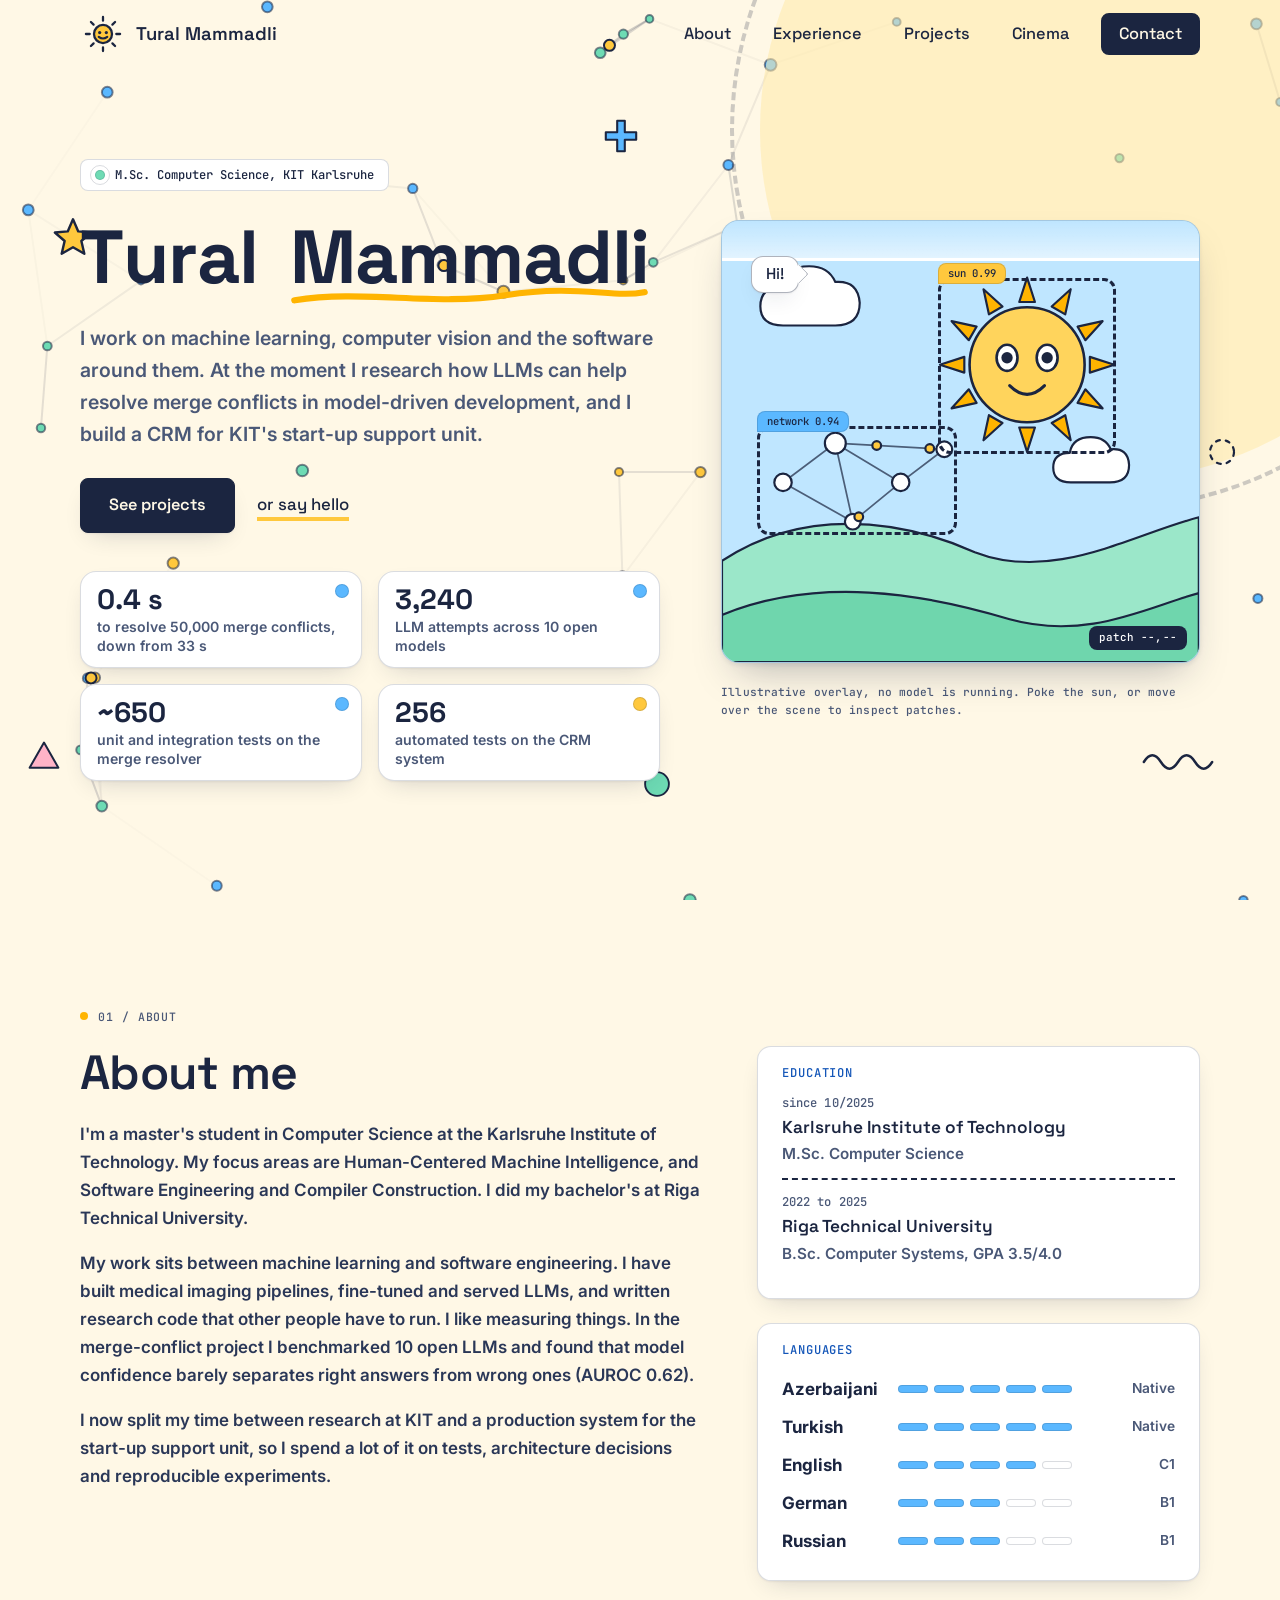
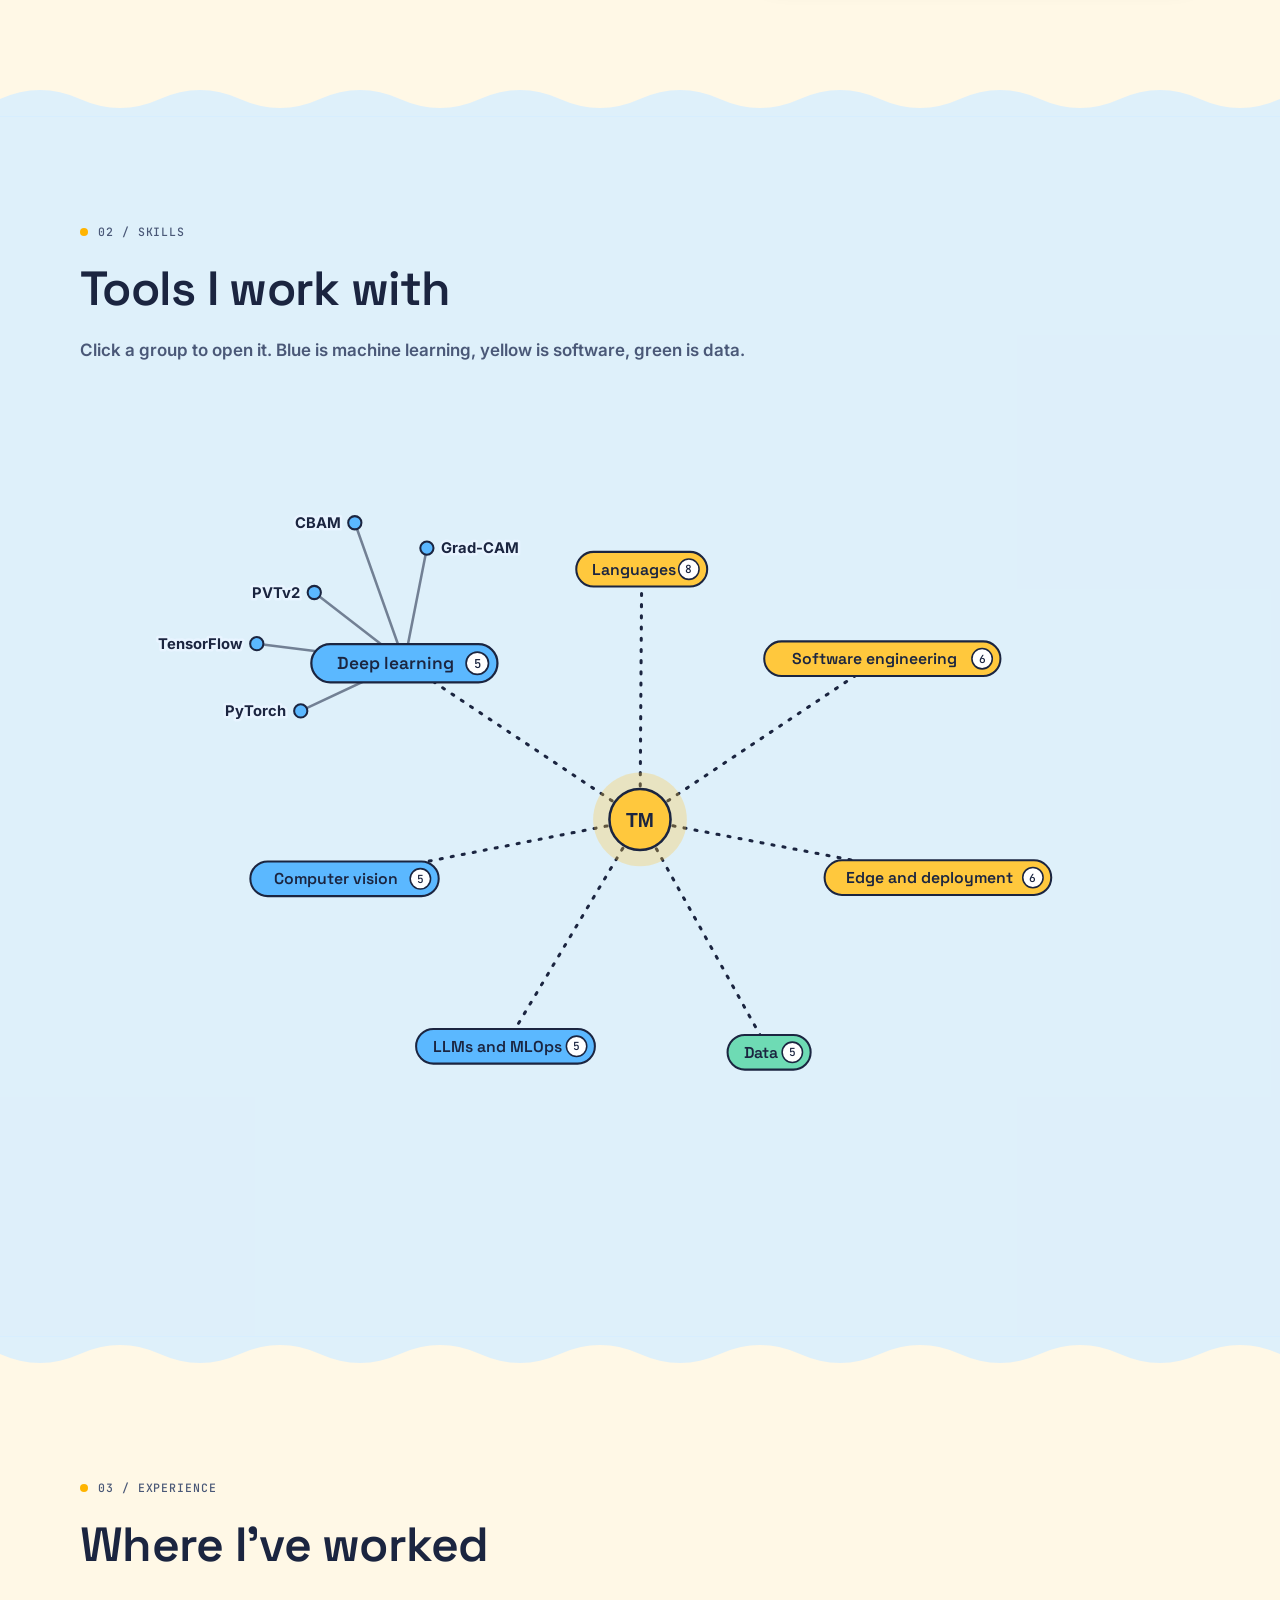
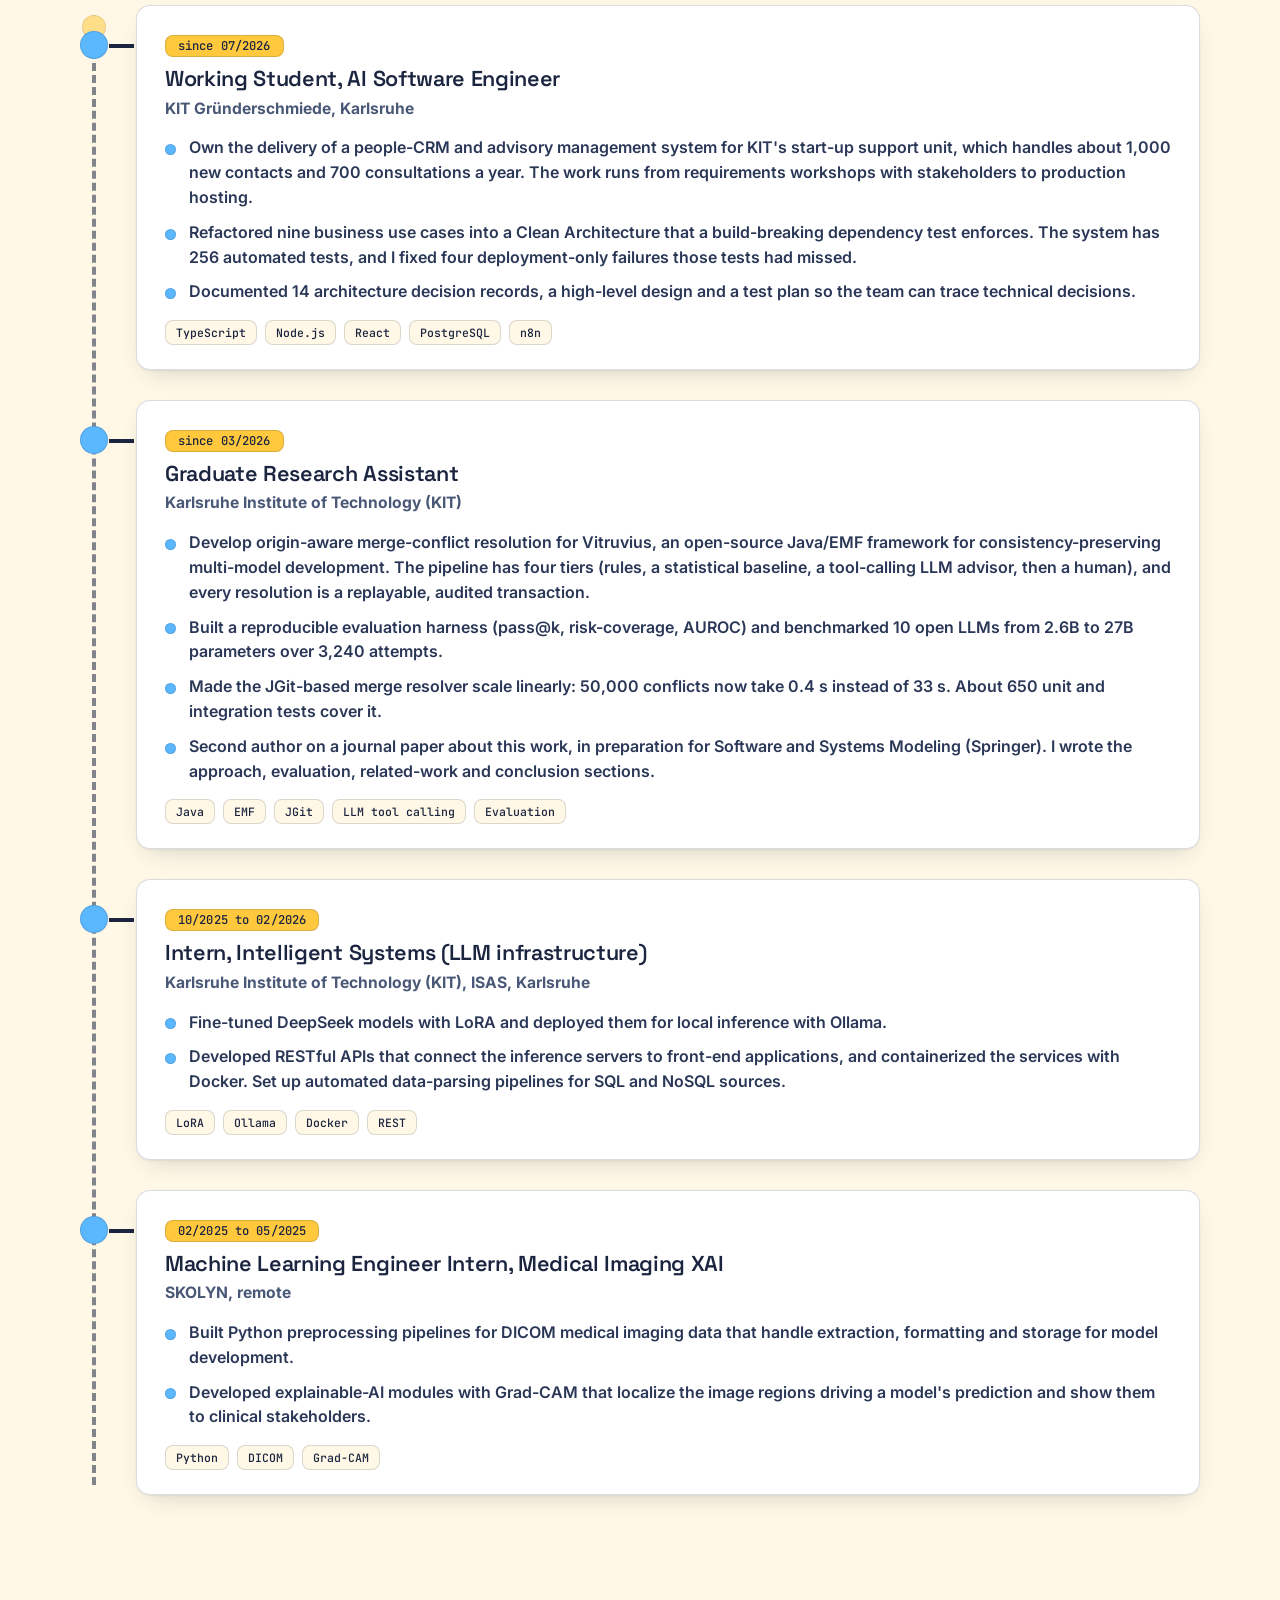
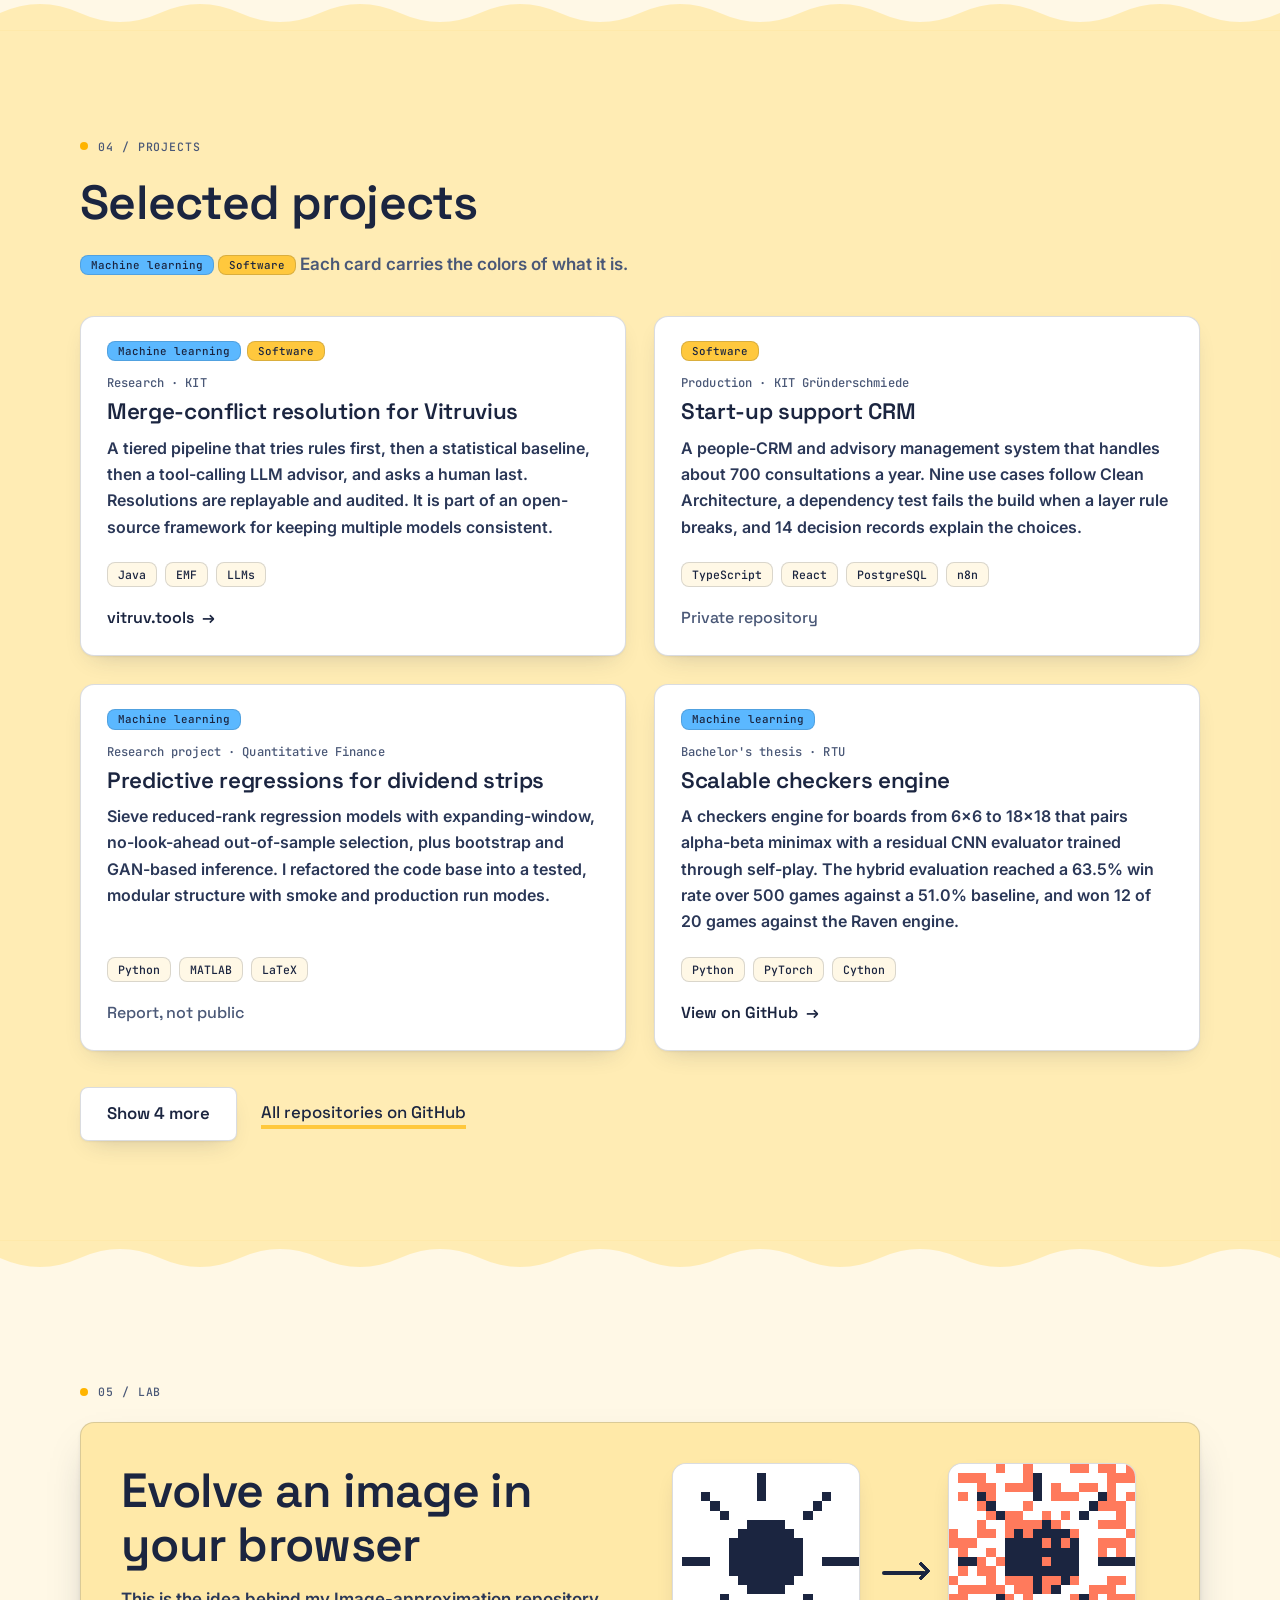
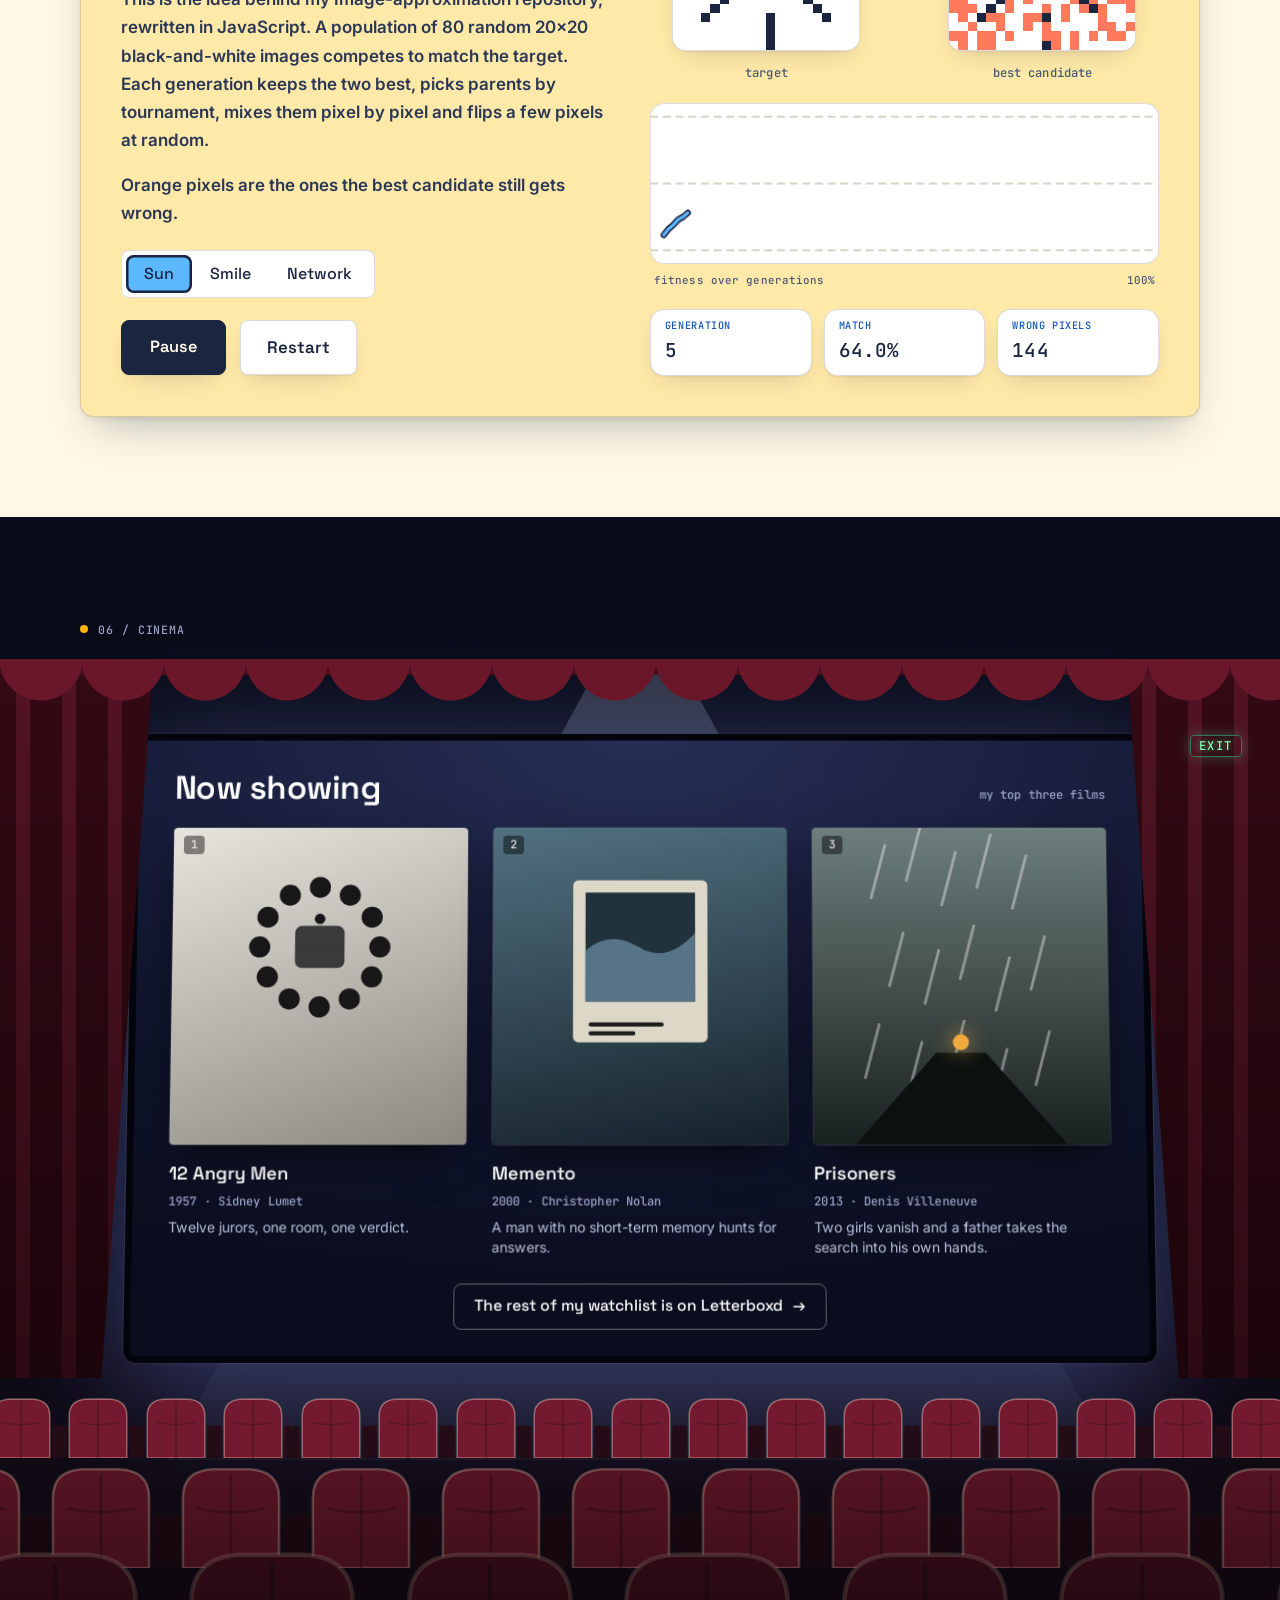
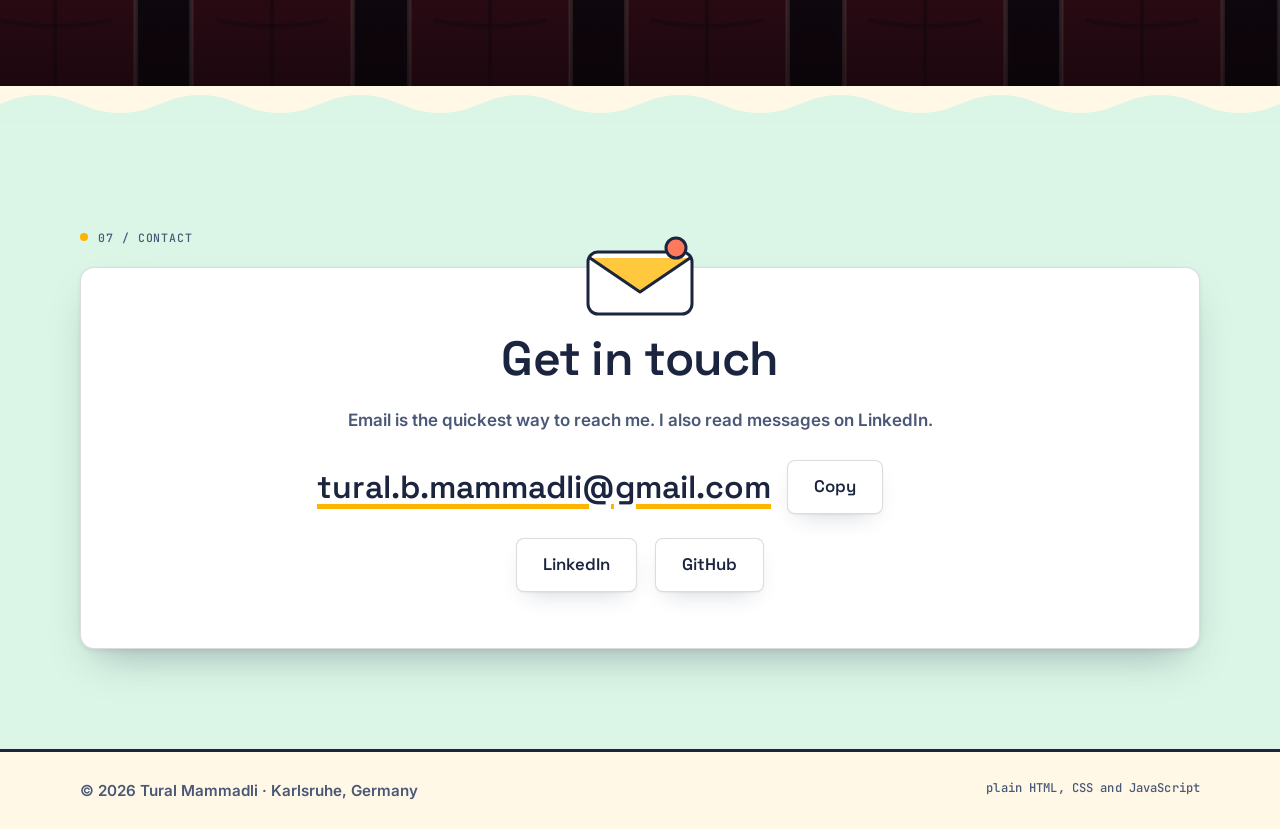
<file: index.html>
<!DOCTYPE html>
<html lang="en">
<head>
  <meta charset="UTF-8">
  <meta name="viewport" content="width=device-width, initial-scale=1.0">
  <title>Tural Mammadli | Machine learning and software engineering</title>
  <meta name="description" content="Portfolio of Tural Mammadli, M.Sc. Computer Science student at KIT in Karlsruhe. Machine learning, computer vision, LLM evaluation and production software.">
  <meta name="theme-color" content="#FFF8E6">
  <meta property="og:title" content="Tural Mammadli">
  <meta property="og:description" content="Computer science student at KIT working on machine learning, computer vision and the software around them.">
  <meta property="og:type" content="website">
  <link rel="icon" href="data:image/svg+xml,%3Csvg xmlns='http://www.w3.org/2000/svg' viewBox='0 0 32 32'%3E%3Ccircle cx='16' cy='16' r='9' fill='%23FFC83D' stroke='%231B2540' stroke-width='2.5'/%3E%3Ccircle cx='13' cy='15' r='1.5' fill='%231B2540'/%3E%3Ccircle cx='19' cy='15' r='1.5' fill='%231B2540'/%3E%3Cpath d='M12.5 19.5q3.5 3 7 0' stroke='%231B2540' stroke-width='2' fill='none' stroke-linecap='round'/%3E%3C/svg%3E">
  <link rel="preconnect" href="https://fonts.googleapis.com">
  <link rel="preconnect" href="https://fonts.gstatic.com" crossorigin>
  <link href="https://fonts.googleapis.com/css2?family=Space+Grotesk:wght@500;600;700&family=JetBrains+Mono:wght@500&family=Inter:wght@400;500;600;700&display=swap" rel="stylesheet">
  <link rel="stylesheet" href="styles.css?v=4">
  <script>
    document.documentElement.classList.add('js');
    try { if (localStorage.getItem('theme') === 'dark') document.documentElement.dataset.theme = 'dark'; } catch (e) {}
  </script>
</head>
<body>
  <canvas id="net" aria-hidden="true"></canvas>
  <a class="skip" href="#main">Skip to content</a>

  <header class="nav" id="nav">
    <div class="wrap nav-inner">
      <div class="brand">
        <button class="theme-toggle" id="themeToggle" type="button" aria-pressed="false" aria-label="Switch to dark mode" title="Switch to dark mode">
          <svg viewBox="0 0 40 40" width="38" height="38" aria-hidden="true">
            <g class="tt-rays" stroke="#1B2540" stroke-width="2.4" stroke-linecap="round"><path d="M20 2v4M20 34v4M2 20h4M34 20h4M7.3 7.3l2.8 2.8M29.9 29.9l2.8 2.8M32.7 7.3l-2.8 2.8M10.1 29.9l-2.8 2.8"/></g>
            <circle class="tt-body" cx="20" cy="20" r="9.5" fill="#FFC83D" stroke="#1B2540" stroke-width="2.4"/>
            <g class="tt-face"><circle cx="16.5" cy="18.5" r="1.7" fill="#1B2540"/><circle cx="23.5" cy="18.5" r="1.7" fill="#1B2540"/>
            <path d="M15.5 23q4.5 3.5 9 0" stroke="#1B2540" stroke-width="2.2" fill="none" stroke-linecap="round"/></g>
            <g class="tt-craters" fill="#1B2540"><circle cx="15" cy="15" r="2.4"/><circle cx="25.5" cy="17" r="1.6"/><circle cx="21" cy="26" r="2.2"/></g>
            <g class="tt-stars" fill="#F3EFD2" stroke="#1B2540" stroke-width="1.2" stroke-linejoin="round"><path d="M34 4l1.2 2.6 2.8.4-2 2 .5 2.8L34 10.4l-2.5 1.4.5-2.8-2-2 2.8-.4z"/><path d="M5 30l.9 1.9 2 .3-1.5 1.4.4 2L5 34.600l-1.800 1 .4-2L2.100 32.200l2-.3z"/></g>
          </svg>
        </button>
        <a class="brand-name" href="#top">Tural Mammadli</a>
      </div>
      <button class="nav-toggle" id="navToggle" aria-expanded="false" aria-controls="navLinks" aria-label="Toggle menu"><span></span><span></span></button>
      <nav id="navLinks" class="nav-links" aria-label="Main">
        <a href="#about">About</a>
        <a href="#experience">Experience</a>
        <a href="#projects">Projects</a>
        <a href="#cinema">Cinema</a>
        <a href="#contact" class="nav-cta">Contact</a>
      </nav>
    </div>
    <div class="progress" aria-hidden="true"><i id="progressBar"></i><b id="progressSun"></b></div>
  </header>

  <main id="main">
    <!-- HERO -->
    <section class="hero" id="top">
      <div class="floaties" aria-hidden="true">
        <svg class="fl fl-star" data-depth="26" viewBox="0 0 40 40" width="44" height="44"><path d="M20 3l4.8 11 11.7 1-8.9 7.7 2.7 11.6L20 28.4 9.7 34.3l2.7-11.6L3.5 15l11.7-1z" fill="#FFC83D" stroke="#1B2540" stroke-width="2.2" stroke-linejoin="round"/></svg>
        <svg class="fl fl-plus" data-depth="-18" viewBox="0 0 40 40" width="38" height="38"><path d="M16 4h8v12h12v8H24v12h-8V24H4v-8h12z" fill="#5BB8FF" stroke="#1B2540" stroke-width="2.2" stroke-linejoin="round"/></svg>
        <svg class="fl fl-dot" data-depth="34" viewBox="0 0 40 40" width="34" height="34"><circle cx="20" cy="20" r="14" fill="#6EDBB4" stroke="#1B2540" stroke-width="2.2"/></svg>
        <svg class="fl fl-squig" data-depth="-30" viewBox="0 0 80 24" width="76" height="24"><path d="M4 12q9-14 18 0t18 0 18 0 18 0" fill="none" stroke="#1B2540" stroke-width="2.6" stroke-linecap="round"/></svg>
        <svg class="fl fl-tri" data-depth="22" viewBox="0 0 40 40" width="36" height="36"><path d="M20 5l16 28H4z" fill="#FFB3C7" stroke="#1B2540" stroke-width="2.2" stroke-linejoin="round"/></svg>
        <svg class="fl fl-ring" data-depth="-24" viewBox="0 0 40 40" width="40" height="40"><circle cx="20" cy="20" r="12" fill="none" stroke="#1B2540" stroke-width="2.2" stroke-dasharray="4 6" stroke-linecap="round"/></svg>
      </div>

      <div class="wrap hero-grid">
        <div class="hero-copy">
          <p class="sticker"><span class="pulse"></span>M.Sc. Computer Science, KIT Karlsruhe</p>
          <h1 id="title" aria-label="Tural Mammadli">
            <span class="word" aria-hidden="true">Tural</span>
            <span class="word accent" aria-hidden="true">Mammadli<svg class="scribble" viewBox="0 0 300 22" preserveAspectRatio="none"><path pathLength="1" d="M4 14C60 3 120 20 180 9S270 12 296 6"/></svg></span>
          </h1>
          <p class="lead">I work on machine learning, computer vision and the software around them. At the moment I research how LLMs can help resolve merge conflicts in model-driven development, and I build a CRM for KIT's start-up support unit.</p>
          <div class="cta-row">
            <a class="btn btn-primary" href="#projects">See projects</a>
            <a class="text-link" href="#contact">or say hello</a>
          </div>
          <dl class="stats">
            <div class="s-ml"><dt data-count="0.4" data-decimals="1" data-suffix=" s">0.4 s</dt><dd>to resolve 50,000 merge conflicts, down from 33 s</dd></div>
            <div class="s-ml"><dt data-count="3240">3,240</dt><dd>LLM attempts across 10 open models</dd></div>
            <div class="s-ml"><dt data-count="650" data-prefix="~">~650</dt><dd>unit and integration tests on the merge resolver</dd></div>
            <div class="s-sw"><dt data-count="256">256</dt><dd>automated tests on the CRM system</dd></div>
          </dl>
        </div>

        <figure class="vision" id="vision">
          <div class="vision-frame" id="visionFrame">
            <svg class="scene" viewBox="0 0 547 506" preserveAspectRatio="xMidYMid slice" role="img" aria-label="Cartoon of a smiling sun above green hills, with a small network of connected nodes">
              <rect class="sky" width="547" height="506" fill="#BFE6FF"/>
              <g class="night-stars" fill="#F3EFD2" stroke="#1B2540" stroke-width="2" stroke-linejoin="round"><path class="tw" d="M60 190l5 11 12 2-9 8 3 12-11-6-11 6 3-12-9-8 12-2z" transform="translate(-10 -80) scale(.8)"/><path class="tw" d="M460 70l4 9 10 1-8 7 2 10-8-5-9 5 2-10-8-7 10-1z"/><circle class="tw" cx="190" cy="60" r="5"/><circle class="tw" cx="500" cy="210" r="4"/><circle class="tw" cx="40" cy="250" r="4"/><circle class="tw" cx="270" cy="40" r="3.500"/></g>
              <g class="cloud cloud-a" stroke="#1B2540" stroke-width="2.5" stroke-linejoin="round" fill="#fff"><path d="M70 120q-26 0-26-22t24-22q4-24 32-24 22 0 30 18 26-2 28 24 0 26-28 26z"/></g>
              <g class="cloud cloud-b" stroke="#1B2540" stroke-width="2.5" stroke-linejoin="round" fill="#fff"><path d="M400 300q-20 0-20-17t19-17q3-18 24-18 17 0 23 14 20-2 21 18 0 20-22 20z"/></g>
              <g class="mascot" id="mascot" transform="translate(350 165)">
                <g class="bob">
                  <g class="rays" stroke="#1B2540" stroke-width="2.5" stroke-linejoin="round" fill="#FFB400">
                    <path d="M-9 -72L0 -100L9 -72z"/><path d="M-9 -72L0 -100L9 -72z" transform="rotate(30)"/><path d="M-9 -72L0 -100L9 -72z" transform="rotate(60)"/><path d="M-9 -72L0 -100L9 -72z" transform="rotate(90)"/><path d="M-9 -72L0 -100L9 -72z" transform="rotate(120)"/><path d="M-9 -72L0 -100L9 -72z" transform="rotate(150)"/><path d="M-9 -72L0 -100L9 -72z" transform="rotate(180)"/><path d="M-9 -72L0 -100L9 -72z" transform="rotate(210)"/><path d="M-9 -72L0 -100L9 -72z" transform="rotate(240)"/><path d="M-9 -72L0 -100L9 -72z" transform="rotate(270)"/><path d="M-9 -72L0 -100L9 -72z" transform="rotate(300)"/><path d="M-9 -72L0 -100L9 -72z" transform="rotate(330)"/>
                  </g>
                  <g class="squash">
                    <circle id="mascotBody" r="66" fill="#FFD45C" stroke="#1B2540" stroke-width="3"/>
                    <g class="craters" fill="#1B2540"><circle cx="-44" cy="-36" r="9"/><circle cx="42" cy="-40" r="7"/><circle cx="2" cy="-50" r="4.500"/><circle cx="24" cy="50" r="6"/><circle cx="-28" cy="46" r="5"/></g>
                    <g class="eye" transform="translate(-23 -8)"><ellipse rx="12" ry="15" fill="#fff" stroke="#1B2540" stroke-width="3"/><circle class="pupil" r="6.5" fill="#1B2540"/></g>
                    <g class="eye" transform="translate(23 -8)"><ellipse rx="12" ry="15" fill="#fff" stroke="#1B2540" stroke-width="3"/><circle class="pupil" r="6.5" fill="#1B2540"/></g>
                    <path class="mouth" d="M-20 24Q0 44 20 24" fill="none" stroke="#1B2540" stroke-width="3.500" stroke-linecap="round"/>
                  </g>
                </g>
              </g>
              <path class="hill-a" d="M0 390C90 330 200 340 290 380C380 415 470 360 547 340V506H0Z" fill="#9BE7C9" stroke="#1B2540" stroke-width="2.5" stroke-linejoin="round"/>
              <path class="hill-b" d="M0 452C110 407 230 427 330 457C420 482 490 442 547 427V506H0Z" fill="#6FD6AD" stroke="#1B2540" stroke-width="2.5" stroke-linejoin="round"/>
              <g class="net" stroke="#1B2540" stroke-width="2" stroke-linecap="round" opacity=".7">
                <path d="M70 300L130 255M130 255L205 300M205 300L255 262M130 255L255 262M130 255L150 345M205 300L150 345M70 300L150 345"/>
              </g>
              <g fill="#fff" stroke="#1B2540" stroke-width="2.5">
                <circle class="nd" cx="70" cy="300" r="10"/><circle class="nd" cx="130" cy="255" r="12"/><circle class="nd" cx="205" cy="300" r="10"/>
                <circle class="nd" cx="255" cy="262" r="9"/><circle class="nd" cx="150" cy="345" r="9"/>
              </g>
              <g class="packets" fill="#FFC83D" stroke="#1B2540" stroke-width="2.5">
                <circle r="5"><animateMotion dur="2.4s" repeatCount="indefinite" path="M70 300L130 255L255 262"/></circle>
                <circle r="5"><animateMotion dur="3s" begin="-1s" repeatCount="indefinite" path="M150 345L205 300L255 262"/></circle>
                <circle r="5"><animateMotion dur="2.8s" begin="-1.6s" repeatCount="indefinite" path="M255 262L130 255L150 345"/></circle>
              </g>
            </svg>
            <div class="v-grid" aria-hidden="true"></div>
            <div class="v-cell" id="vCell" aria-hidden="true"></div>
            <div class="box box-sun" aria-hidden="true"><span class="tag">sun 0.99</span></div>
            <div class="box box-net" aria-hidden="true"><span class="tag">network 0.94</span></div>
            <div class="scan" aria-hidden="true"></div>
            <div class="readout mono" id="vReadout" aria-hidden="true">patch --,--</div>
            <button class="bubble" id="bubble" type="button">Hi!</button>
          </div>
          <figcaption class="mono">Illustrative overlay, no model is running. Poke the sun, or move over the scene to inspect patches.</figcaption>
        </figure>
      </div>
    </section>

    <!-- ABOUT -->
    <section class="section" id="about">
      <div class="wrap">
        <div class="sec-head reveal"><span class="label mono"><i class="node"></i>01 / about</span></div>
        <div class="about-grid">
          <div class="about-text reveal">
            <h2>About me</h2>
            <p>I'm a master's student in Computer Science at the Karlsruhe Institute of Technology. My focus areas are Human-Centered Machine Intelligence, and Software Engineering and Compiler Construction. I did my bachelor's at Riga Technical University.</p>
            <p>My work sits between machine learning and software engineering. I have built medical imaging pipelines, fine-tuned and served LLMs, and written research code that other people have to run. I like measuring things. In the merge-conflict project I benchmarked 10 open LLMs and found that model confidence barely separates right answers from wrong ones (AUROC 0.62).</p>
            <p>I now split my time between research at KIT and a production system for the start-up support unit, so I spend a lot of it on tests, architecture decisions and reproducible experiments.</p>
          </div>
          <aside class="about-side reveal">
            <div class="panel">
              <h3 class="mono cap">Education</h3>
              <ul class="edu">
                <li>
                  <span class="mono date">since 10/2025</span>
                  <strong>Karlsruhe Institute of Technology</strong>
                  <span>M.Sc. Computer Science</span>
                </li>
                <li>
                  <span class="mono date">2022 to 2025</span>
                  <strong>Riga Technical University</strong>
                  <span>B.Sc. Computer Systems, GPA 3.5/4.0</span>
                </li>
              </ul>
            </div>
            <div class="panel">
              <h3 class="mono cap">Languages</h3>
              <ul class="langs">
                <li><span>Azerbaijani</span><span class="pips" role="img" aria-label="Native"><i class="on"></i><i class="on"></i><i class="on"></i><i class="on"></i><i class="on"></i></span><em>Native</em></li>
                <li><span>Turkish</span><span class="pips" role="img" aria-label="Native"><i class="on"></i><i class="on"></i><i class="on"></i><i class="on"></i><i class="on"></i></span><em>Native</em></li>
                <li><span>English</span><span class="pips" role="img" aria-label="C1"><i class="on"></i><i class="on"></i><i class="on"></i><i class="on"></i><i></i></span><em>C1</em></li>
                <li><span>German</span><span class="pips" role="img" aria-label="B1"><i class="on"></i><i class="on"></i><i class="on"></i><i></i><i></i></span><em>B1</em></li>
                <li><span>Russian</span><span class="pips" role="img" aria-label="B1"><i class="on"></i><i class="on"></i><i class="on"></i><i></i><i></i></span><em>B1</em></li>
              </ul>
            </div>
          </aside>
        </div>
      </div>
    </section>

    <!-- SKILLS -->
    <div class="wave w-sky" aria-hidden="true"></div>
    <section class="section band band-sky" id="skills">
      <div class="wrap">
        <div class="sec-head reveal"><span class="label mono"><i class="node"></i>02 / skills</span></div>
        <h2 class="reveal">Tools I work with</h2>
        <p class="sub reveal">Click a group to open it. Blue is machine learning, yellow is software, green is data.</p>

        <div class="skills reveal">
          <div class="skills-graph" id="skillsGraph" aria-hidden="true"></div>
          <div class="skills-list" id="skillsList">
            <div class="skill-group" data-cat="sw"><h3>Languages</h3><ul><li>Python</li><li>C++</li><li>Java</li><li>TypeScript</li><li>MATLAB</li><li>SQL</li><li>Bash</li><li>C / Cython</li></ul></div>
            <div class="skill-group" data-cat="sw"><h3>Software engineering</h3><ul><li>Clean Architecture</li><li>TDD</li><li>JUnit, Mockito, Playwright</li><li>CI/CD</li><li>Git, GitLab</li><li>Scrum</li></ul></div>
            <div class="skill-group" data-cat="sw"><h3>Edge and deployment</h3><ul><li>Pruning</li><li>TensorRT</li><li>ONNX</li><li>Docker</li><li>REST APIs</li><li>Linux, CPU/GPU benchmarks</li></ul></div>
            <div class="skill-group" data-cat="data"><h3>Data</h3><ul><li>Blender synthetic data</li><li>CVAT</li><li>DICOM</li><li>SQL and NoSQL</li><li>Preprocessing</li></ul></div>
            <div class="skill-group" data-cat="ml"><h3>LLMs and MLOps</h3><ul><li>LoRA</li><li>Ollama</li><li>Tool calling</li><li>MLflow</li><li>Benchmarks, pass@k, AUROC</li></ul></div>
            <div class="skill-group" data-cat="ml"><h3>Computer vision</h3><ul><li>OpenCV</li><li>Segmentation</li><li>YOLO</li><li>DeepSORT</li><li>Optical flow (RAFT)</li></ul></div>
            <div class="skill-group" data-cat="ml"><h3>Deep learning</h3><ul><li>PyTorch</li><li>TensorFlow</li><li>PVTv2</li><li>CBAM</li><li>Grad-CAM</li></ul></div>
          </div>
        </div>
      </div>
    </section>

    <div class="wave w-sky flip" aria-hidden="true"></div>

    <!-- EXPERIENCE -->
    <section class="section" id="experience">
      <div class="wrap">
        <div class="sec-head reveal"><span class="label mono"><i class="node"></i>03 / experience</span></div>
        <h2 class="reveal">Where I've worked</h2>

        <ol class="timeline" id="timeline">
          <span class="tl-line" aria-hidden="true"><b class="tl-marker" id="tlMarker"></b></span>

          <li class="tl-item reveal">
            <span class="tl-node" aria-hidden="true"></span>
            <div class="tl-card">
              <p class="mono date">since 07/2026</p>
              <h3>Working Student, AI Software Engineer</h3>
              <p class="org">KIT Gründerschmiede, Karlsruhe</p>
              <ul>
                <li>Own the delivery of a people-CRM and advisory management system for KIT's start-up support unit, which handles about 1,000 new contacts and 700 consultations a year. The work runs from requirements workshops with stakeholders to production hosting.</li>
                <li>Refactored nine business use cases into a Clean Architecture that a build-breaking dependency test enforces. The system has 256 automated tests, and I fixed four deployment-only failures those tests had missed.</li>
                <li>Documented 14 architecture decision records, a high-level design and a test plan so the team can trace technical decisions.</li>
              </ul>
              <ul class="tags"><li>TypeScript</li><li>Node.js</li><li>React</li><li>PostgreSQL</li><li>n8n</li></ul>
            </div>
          </li>

          <li class="tl-item reveal">
            <span class="tl-node" aria-hidden="true"></span>
            <div class="tl-card">
              <p class="mono date">since 03/2026</p>
              <h3>Graduate Research Assistant</h3>
              <p class="org">Karlsruhe Institute of Technology (KIT)</p>
              <ul>
                <li>Develop origin-aware merge-conflict resolution for Vitruvius, an open-source Java/EMF framework for consistency-preserving multi-model development. The pipeline has four tiers (rules, a statistical baseline, a tool-calling LLM advisor, then a human), and every resolution is a replayable, audited transaction.</li>
                <li>Built a reproducible evaluation harness (pass@k, risk-coverage, AUROC) and benchmarked 10 open LLMs from 2.6B to 27B parameters over 3,240 attempts.</li>
                <li>Made the JGit-based merge resolver scale linearly: 50,000 conflicts now take 0.4 s instead of 33 s. About 650 unit and integration tests cover it.</li>
                <li>Second author on a journal paper about this work, in preparation for Software and Systems Modeling (Springer). I wrote the approach, evaluation, related-work and conclusion sections.</li>
              </ul>
              <ul class="tags"><li>Java</li><li>EMF</li><li>JGit</li><li>LLM tool calling</li><li>Evaluation</li></ul>
            </div>
          </li>

          <li class="tl-item reveal">
            <span class="tl-node" aria-hidden="true"></span>
            <div class="tl-card">
              <p class="mono date">10/2025 to 02/2026</p>
              <h3>Intern, Intelligent Systems (LLM infrastructure)</h3>
              <p class="org">Karlsruhe Institute of Technology (KIT), ISAS, Karlsruhe</p>
              <ul>
                <li>Fine-tuned DeepSeek models with LoRA and deployed them for local inference with Ollama.</li>
                <li>Developed RESTful APIs that connect the inference servers to front-end applications, and containerized the services with Docker. Set up automated data-parsing pipelines for SQL and NoSQL sources.</li>
              </ul>
              <ul class="tags"><li>LoRA</li><li>Ollama</li><li>Docker</li><li>REST</li></ul>
            </div>
          </li>

          <li class="tl-item reveal">
            <span class="tl-node" aria-hidden="true"></span>
            <div class="tl-card">
              <p class="mono date">02/2025 to 05/2025</p>
              <h3>Machine Learning Engineer Intern, Medical Imaging XAI</h3>
              <p class="org">SKOLYN, remote</p>
              <ul>
                <li>Built Python preprocessing pipelines for DICOM medical imaging data that handle extraction, formatting and storage for model development.</li>
                <li>Developed explainable-AI modules with Grad-CAM that localize the image regions driving a model's prediction and show them to clinical stakeholders.</li>
              </ul>
              <ul class="tags"><li>Python</li><li>DICOM</li><li>Grad-CAM</li></ul>
            </div>
          </li>
        </ol>
      </div>
    </section>

    <!-- PROJECTS -->
    <div class="wave w-sun" aria-hidden="true"></div>
    <section class="section band band-sun" id="projects">
      <div class="wrap">
        <div class="sec-head reveal"><span class="label mono"><i class="node"></i>04 / projects</span></div>
        <h2 class="reveal">Selected projects</h2>
        <p class="sub reveal"><span class="badge b-ml">Machine learning</span> <span class="badge b-sw">Software</span> Each card carries the colors of what it is.</p>

        <div class="cards" id="cards">
          <article class="card reveal">
            <div class="badges"><span class="badge b-ml">Machine learning</span><span class="badge b-sw">Software</span></div>
            <p class="mono kind">Research · KIT</p>
            <h3>Merge-conflict resolution for Vitruvius</h3>
            <p>A tiered pipeline that tries rules first, then a statistical baseline, then a tool-calling LLM advisor, and asks a human last. Resolutions are replayable and audited. It is part of an open-source framework for keeping multiple models consistent.</p>
            <ul class="tags"><li>Java</li><li>EMF</li><li>LLMs</li></ul>
            <a class="more" href="https://vitruv.tools" target="_blank" rel="noopener">vitruv.tools</a>
          </article>

          <article class="card reveal">
            <div class="badges"><span class="badge b-sw">Software</span></div>
            <p class="mono kind">Production · KIT Gründerschmiede</p>
            <h3>Start-up support CRM</h3>
            <p>A people-CRM and advisory management system that handles about 700 consultations a year. Nine use cases follow Clean Architecture, a dependency test fails the build when a layer rule breaks, and 14 decision records explain the choices.</p>
            <ul class="tags"><li>TypeScript</li><li>React</li><li>PostgreSQL</li><li>n8n</li></ul>
            <span class="more muted">Private repository</span>
          </article>

          <article class="card reveal">
            <div class="badges"><span class="badge b-ml">Machine learning</span></div>
            <p class="mono kind">Research project · Quantitative Finance</p>
            <h3>Predictive regressions for dividend strips</h3>
            <p>Sieve reduced-rank regression models with expanding-window, no-look-ahead out-of-sample selection, plus bootstrap and GAN-based inference. I refactored the code base into a tested, modular structure with smoke and production run modes.</p>
            <ul class="tags"><li>Python</li><li>MATLAB</li><li>LaTeX</li></ul>
            <span class="more muted">Report, not public</span>
          </article>

          <article class="card reveal">
            <div class="badges"><span class="badge b-ml">Machine learning</span></div>
            <p class="mono kind">Bachelor's thesis · RTU</p>
            <h3>Scalable checkers engine</h3>
            <p>A checkers engine for boards from 6×6 to 18×18 that pairs alpha-beta minimax with a residual CNN evaluator trained through self-play. The hybrid evaluation reached a 63.5% win rate over 500 games against a 51.0% baseline, and won 12 of 20 games against the Raven engine.</p>
            <ul class="tags"><li>Python</li><li>PyTorch</li><li>Cython</li></ul>
            <a class="more" href="https://github.com/TuralMammadlee/scalable-checkers-engine" target="_blank" rel="noopener">View on GitHub</a>
          </article>
        </div>

        <div class="cards cards-more" id="moreCards">
          <article class="card">
            <div class="badges"><span class="badge b-ml">Machine learning</span></div>
            <p class="mono kind">Personal project</p>
            <h3>Image approximation</h3>
            <p>A genetic algorithm that evolves a population of binary matrices toward a target grayscale image, with live visualization and a fitness plot. The lab section below runs the same idea in your browser.</p>
            <ul class="tags"><li>Python</li><li>Genetic algorithms</li></ul>
            <a class="more" href="https://github.com/TuralMammadlee/Image-approximation" target="_blank" rel="noopener">View on GitHub</a>
          </article>

          <article class="card">
            <div class="badges"><span class="badge b-ml">Machine learning</span></div>
            <p class="mono kind">Personal project</p>
            <h3>Sentiment analysis tool</h3>
            <p>A desktop app that trains and compares logistic regression, SVM and LSTM sentiment classifiers. It shows confusion matrices and a model comparison chart, and predicts sentiment for text you type in.</p>
            <ul class="tags"><li>Python</li><li>LSTM</li><li>scikit-learn</li></ul>
            <a class="more" href="https://github.com/TuralMammadlee/Sentiment-Analysis-Tool" target="_blank" rel="noopener">View on GitHub</a>
          </article>

          <article class="card">
            <div class="badges"><span class="badge b-sw">Software</span></div>
            <p class="mono kind">Team project · RTU</p>
            <h3>Wedding Manager</h3>
            <p>A planning platform for couples, vendors and admins that covers guest lists, RSVPs, budgets and venue booking. Six students built it with a React frontend, a Spring Boot backend, PostgreSQL and JWT authentication. I worked on the backend.</p>
            <ul class="tags"><li>Java</li><li>Spring Boot</li><li>React</li></ul>
            <a class="more" href="https://github.com/TuralMammadlee/DIP392-weddingApplication" target="_blank" rel="noopener">View on GitHub</a>
          </article>

          <article class="card">
            <div class="badges"><span class="badge b-sw">Software</span></div>
            <p class="mono kind">Personal project</p>
            <h3>Gomoku</h3>
            <p>A Gomoku game in Python and Tkinter that I wrote for fun.</p>
            <ul class="tags"><li>Python</li><li>Tkinter</li></ul>
            <a class="more" href="https://github.com/TuralMammadlee/Gomoku-game" target="_blank" rel="noopener">View on GitHub</a>
          </article>
        </div>

        <div class="more-row reveal">
          <button class="btn btn-white more-btn" id="moreBtn" type="button" aria-expanded="false" aria-controls="moreCards">Show 4 more</button>
          <a class="text-link" href="https://github.com/TuralMammadlee" target="_blank" rel="noopener">All repositories on GitHub</a>
        </div>
      </div>
    </section>

    <div class="wave w-sun flip" aria-hidden="true"></div>

    <!-- LAB -->
    <section class="section" id="lab">
      <div class="wrap">
        <div class="sec-head reveal"><span class="label mono"><i class="node"></i>05 / lab</span></div>
        <div class="lab reveal" id="labCard">
          <div class="confetti" id="confetti" aria-hidden="true"></div>
          <div class="lab-copy">
            <h2>Evolve an image in your browser</h2>
            <p>This is the idea behind my Image-approximation repository, rewritten in JavaScript. A population of 80 random 20×20 black-and-white images competes to match the target. Each generation keeps the two best, picks parents by tournament, mixes them pixel by pixel and flips a few pixels at random.</p>
            <p>Orange pixels are the ones the best candidate still gets wrong.</p>
            <div class="seg" role="group" aria-label="Target image" id="gaTargets">
              <button class="is-on" data-target="sun" aria-pressed="true">Sun</button>
              <button data-target="smile" aria-pressed="false">Smile</button>
              <button data-target="net" aria-pressed="false">Network</button>
            </div>
            <div class="lab-actions">
              <button class="btn btn-primary" id="gaRun">Pause</button>
              <button class="btn btn-white" id="gaReset">Restart</button>
            </div>
          </div>

          <div class="lab-board">
            <div class="lab-views">
              <figure><canvas id="gaTarget" width="20" height="20" aria-label="Target image"></canvas><figcaption class="mono">target</figcaption></figure>
              <span class="arrow" aria-hidden="true"></span>
              <figure><canvas id="gaBest" width="20" height="20" aria-label="Best candidate so far"></canvas><figcaption class="mono">best candidate</figcaption></figure>
            </div>
            <div class="lab-plot">
              <canvas id="gaPlot" width="480" height="150" aria-label="Fitness over generations"></canvas>
              <p class="mono axis"><span>fitness over generations</span><span>100%</span></p>
            </div>
            <dl class="lab-stats mono">
              <div><dt>generation</dt><dd id="gaGen">0</dd></div>
              <div><dt>match</dt><dd id="gaFit">50.0%</dd></div>
              <div><dt>wrong pixels</dt><dd id="gaWrong">200</dd></div>
            </dl>
          </div>
        </div>
      </div>
    </section>

    <!-- CINEMA -->
    <section class="cinema" id="cinema" aria-labelledby="cinemaTitle">
      <div class="wrap">
        <div class="sec-head reveal"><span class="label mono"><i class="node"></i>06 / cinema</span></div>
      </div>
      <div class="hall reveal">
        <div class="curtain curtain-l" aria-hidden="true"></div>
        <div class="curtain curtain-r" aria-hidden="true"></div>
        <div class="beam" aria-hidden="true"></div>
        <div class="dust" id="dust" aria-hidden="true"></div>
        <span class="exit mono" aria-hidden="true">exit</span>

        <div class="screen-wrap">
          <div class="screen">
            <div class="screen-head">
              <h2 id="cinemaTitle">Now showing</h2>
              <p class="mono">my top three films</p>
            </div>
            <ol class="picks">
              <li class="pick pick-1">
                <a href="https://letterboxd.com/film/12-angry-men/" target="_blank" rel="noopener">
                  <span class="poster" aria-hidden="true">
                    <svg viewBox="0 0 120 180"><circle class="fan" cx="60" cy="52" r="3"/><g class="ring"><circle cx="60" cy="34" r="6"/><circle cx="77" cy="38.500" r="6"/><circle cx="89.500" cy="51" r="6"/><circle cx="94" cy="68" r="6"/><circle cx="89.500" cy="85" r="6"/><circle cx="77" cy="97.500" r="6"/><circle cx="60" cy="102" r="6"/><circle cx="43" cy="97.500" r="6"/><circle cx="30.500" cy="85" r="6"/><circle cx="26" cy="68" r="6"/><circle cx="30.500" cy="51" r="6"/><circle cx="43" cy="38.500" r="6"/></g><rect class="table" x="46" y="56" width="28" height="24" rx="4"/></svg>
                    <b>1</b>
                  </span>
                  <span class="meta"><strong>12 Angry Men</strong><span class="mono">1957 · Sidney Lumet</span><span class="line">Twelve jurors, one room, one verdict.</span></span>
                </a>
              </li>
              <li class="pick pick-2">
                <a href="https://letterboxd.com/film/memento/" target="_blank" rel="noopener">
                  <span class="poster" aria-hidden="true">
                    <svg viewBox="0 0 120 180"><rect class="polaroid" x="22" y="30" width="76" height="92" rx="3"/><rect class="photo" x="29" y="37" width="62" height="62"/><path class="fade" d="M29 99V70q14-12 30-2t32-8v39z"/><path class="scrawl" d="M32 112h40M32 117h24"/></svg>
                    <b>2</b>
                  </span>
                  <span class="meta"><strong>Memento</strong><span class="mono">2000 · Christopher Nolan</span><span class="line">A man with no short-term memory hunts for answers.</span></span>
                </a>
              </li>
              <li class="pick pick-3">
                <a href="https://letterboxd.com/film/prisoners/" target="_blank" rel="noopener">
                  <span class="poster" aria-hidden="true">
                    <svg viewBox="0 0 120 180"><g class="rain"><path d="M18 10l-8 30M38 0l-8 30M58 14l-8 30M78 4l-8 30M98 16l-8 30M28 60l-8 30M48 70l-8 30M68 56l-8 30M88 74l-8 30M108 62l-8 30M14 112l-8 30M38 122l-8 30M62 110l-8 30M86 126l-8 30M110 116l-8 30"/></g><path class="road" d="M0 180L46 128H74L120 180Z"/><circle class="light" cx="60" cy="122" r="4.500"/></svg>
                    <b>3</b>
                  </span>
                  <span class="meta"><strong>Prisoners</strong><span class="mono">2013 · Denis Villeneuve</span><span class="line">Two girls vanish and a father takes the search into his own hands.</span></span>
                </a>
              </li>
            </ol>
            <p class="credits"><a class="lb" href="https://letterboxd.com/turalcik/" target="_blank" rel="noopener">The rest of my watchlist is on Letterboxd <span aria-hidden="true">→</span></a></p>
          </div>
        </div>

        <div class="seats" aria-hidden="true">
          <div class="row row-1"></div>
          <div class="row row-2"></div>
          <div class="row row-3"></div>
        </div>
      </div>
    </section>

    <!-- CONTACT -->
    <div class="wave w-mint" aria-hidden="true"></div>
    <section class="section band band-mint contact" id="contact">
      <div class="wrap">
        <div class="sec-head reveal"><span class="label mono"><i class="node"></i>07 / contact</span></div>
        <div class="contact-card reveal">
          <svg class="envelope" viewBox="0 0 120 90" width="120" height="90" aria-hidden="true">
            <rect x="8" y="22" width="104" height="62" rx="10" fill="#fff" stroke="#1B2540" stroke-width="3"/>
            <path class="flap" d="M10 28L60 62L110 28" fill="#FFC83D" stroke="#1B2540" stroke-width="3" stroke-linejoin="round" stroke-linecap="round"/>
            <circle cx="96" cy="18" r="10" fill="#FF7A5C" stroke="#1B2540" stroke-width="3"/>
          </svg>
          <h2>Get in touch</h2>
          <p>Email is the quickest way to reach me. I also read messages on LinkedIn.</p>
          <div class="mail-row">
            <a class="mail" id="mailLink" href="mailto:tural.b.mammadli@gmail.com">tural.b.mammadli@gmail.com</a>
            <button class="btn btn-white" id="copyMail" type="button">Copy</button>
            <span class="copied mono" id="copied" role="status"></span>
          </div>
          <ul class="links">
            <li><a class="btn btn-white" href="https://www.linkedin.com/in/tural-mammadli-a52697224/" target="_blank" rel="noopener">LinkedIn</a></li>
            <li><a class="btn btn-white" href="https://github.com/TuralMammadlee" target="_blank" rel="noopener">GitHub</a></li>
          </ul>
        </div>
      </div>
    </section>
  </main>

  <footer class="footer">
    <div class="wrap">
      <span>© <span id="year">2026</span> Tural Mammadli · Karlsruhe, Germany</span>
      <span class="mono">plain HTML, CSS and JavaScript</span>
    </div>
  </footer>

  <div class="bats" aria-hidden="true">
    <div class="bat bat-l1"><div class="bat-in"><svg class="bat-svg" viewBox="0 0 120 80" aria-hidden="true">
      <g class="wing wing-l"><path d="M44 36C34 22 16 16 2 22c6 4 8 9 8 14-4-1-7 0-9 2 8 2 12 8 12 14 6-4 12-3 16 1 2-8 8-14 15-17z" fill="#6A58B8" stroke="#05071A" stroke-width="4" stroke-linejoin="round"/></g>
      <g class="wing wing-r"><path d="M76 36C86 22 104 16 118 22c-6 4-8 9-8 14 4-1 7 0 9 2-8 2-12 8-12 14-6-4-12-3-16 1-2-8-8-14-15-17z" fill="#6A58B8" stroke="#05071A" stroke-width="4" stroke-linejoin="round"/></g>
      <path d="M46 26L44 6l13 10M74 26l2-20-13 10" fill="#6A58B8" stroke="#05071A" stroke-width="4" stroke-linejoin="round"/>
      <path d="M49 21l-1-8 5 4zM71 21l1-8-5 4z" fill="#FFB3C7"/>
      <ellipse cx="60" cy="42" rx="22" ry="24" fill="#6A58B8" stroke="#05071A" stroke-width="4"/>
      <ellipse cx="60" cy="50" rx="12" ry="14" fill="#8E7BDD"/>
      <g class="beye" transform="translate(51 36)"><ellipse rx="6.500" ry="7.500" fill="#fff" stroke="#05071A" stroke-width="2.500"/><circle class="bpupil" r="3" fill="#05071A"/></g>
      <g class="beye" transform="translate(69 36)"><ellipse rx="6.500" ry="7.500" fill="#fff" stroke="#05071A" stroke-width="2.500"/><circle class="bpupil" r="3" fill="#05071A"/></g>
      <path d="M53 48q7 6 14 0" fill="#05071A" stroke="#05071A" stroke-width="3" stroke-linecap="round" stroke-linejoin="round"/>
      <path d="M55 48.500l1.500 4 1.500-3.500M62 49l1.500 3.500 1.500-4" fill="#fff" stroke="#fff" stroke-width="1.500" stroke-linejoin="round"/>
    </svg></div></div>
    <div class="bat bat-l2"><div class="bat-in"><svg class="bat-svg" viewBox="0 0 120 80" aria-hidden="true">
      <g class="wing wing-l"><path d="M44 36C34 22 16 16 2 22c6 4 8 9 8 14-4-1-7 0-9 2 8 2 12 8 12 14 6-4 12-3 16 1 2-8 8-14 15-17z" fill="#6A58B8" stroke="#05071A" stroke-width="4" stroke-linejoin="round"/></g>
      <g class="wing wing-r"><path d="M76 36C86 22 104 16 118 22c-6 4-8 9-8 14 4-1 7 0 9 2-8 2-12 8-12 14-6-4-12-3-16 1-2-8-8-14-15-17z" fill="#6A58B8" stroke="#05071A" stroke-width="4" stroke-linejoin="round"/></g>
      <path d="M46 26L44 6l13 10M74 26l2-20-13 10" fill="#6A58B8" stroke="#05071A" stroke-width="4" stroke-linejoin="round"/>
      <path d="M49 21l-1-8 5 4zM71 21l1-8-5 4z" fill="#FFB3C7"/>
      <ellipse cx="60" cy="42" rx="22" ry="24" fill="#6A58B8" stroke="#05071A" stroke-width="4"/>
      <ellipse cx="60" cy="50" rx="12" ry="14" fill="#8E7BDD"/>
      <g class="beye" transform="translate(51 36)"><ellipse rx="6.500" ry="7.500" fill="#fff" stroke="#05071A" stroke-width="2.500"/><circle class="bpupil" r="3" fill="#05071A"/></g>
      <g class="beye" transform="translate(69 36)"><ellipse rx="6.500" ry="7.500" fill="#fff" stroke="#05071A" stroke-width="2.500"/><circle class="bpupil" r="3" fill="#05071A"/></g>
      <path d="M53 48q7 6 14 0" fill="#05071A" stroke="#05071A" stroke-width="3" stroke-linecap="round" stroke-linejoin="round"/>
      <path d="M55 48.500l1.500 4 1.500-3.500M62 49l1.500 3.500 1.500-4" fill="#fff" stroke="#fff" stroke-width="1.500" stroke-linejoin="round"/>
    </svg></div></div>
    <div class="bat bat-r1"><div class="bat-in"><svg class="bat-svg" viewBox="0 0 120 80" aria-hidden="true">
      <g class="wing wing-l"><path d="M44 36C34 22 16 16 2 22c6 4 8 9 8 14-4-1-7 0-9 2 8 2 12 8 12 14 6-4 12-3 16 1 2-8 8-14 15-17z" fill="#6A58B8" stroke="#05071A" stroke-width="4" stroke-linejoin="round"/></g>
      <g class="wing wing-r"><path d="M76 36C86 22 104 16 118 22c-6 4-8 9-8 14 4-1 7 0 9 2-8 2-12 8-12 14-6-4-12-3-16 1-2-8-8-14-15-17z" fill="#6A58B8" stroke="#05071A" stroke-width="4" stroke-linejoin="round"/></g>
      <path d="M46 26L44 6l13 10M74 26l2-20-13 10" fill="#6A58B8" stroke="#05071A" stroke-width="4" stroke-linejoin="round"/>
      <path d="M49 21l-1-8 5 4zM71 21l1-8-5 4z" fill="#FFB3C7"/>
      <ellipse cx="60" cy="42" rx="22" ry="24" fill="#6A58B8" stroke="#05071A" stroke-width="4"/>
      <ellipse cx="60" cy="50" rx="12" ry="14" fill="#8E7BDD"/>
      <g class="beye" transform="translate(51 36)"><ellipse rx="6.500" ry="7.500" fill="#fff" stroke="#05071A" stroke-width="2.500"/><circle class="bpupil" r="3" fill="#05071A"/></g>
      <g class="beye" transform="translate(69 36)"><ellipse rx="6.500" ry="7.500" fill="#fff" stroke="#05071A" stroke-width="2.500"/><circle class="bpupil" r="3" fill="#05071A"/></g>
      <path d="M53 48q7 6 14 0" fill="#05071A" stroke="#05071A" stroke-width="3" stroke-linecap="round" stroke-linejoin="round"/>
      <path d="M55 48.500l1.500 4 1.500-3.500M62 49l1.500 3.500 1.500-4" fill="#fff" stroke="#fff" stroke-width="1.500" stroke-linejoin="round"/>
    </svg></div></div>
    <div class="bat bat-r2"><div class="bat-in"><svg class="bat-svg" viewBox="0 0 120 80" aria-hidden="true">
      <g class="wing wing-l"><path d="M44 36C34 22 16 16 2 22c6 4 8 9 8 14-4-1-7 0-9 2 8 2 12 8 12 14 6-4 12-3 16 1 2-8 8-14 15-17z" fill="#6A58B8" stroke="#05071A" stroke-width="4" stroke-linejoin="round"/></g>
      <g class="wing wing-r"><path d="M76 36C86 22 104 16 118 22c-6 4-8 9-8 14 4-1 7 0 9 2-8 2-12 8-12 14-6-4-12-3-16 1-2-8-8-14-15-17z" fill="#6A58B8" stroke="#05071A" stroke-width="4" stroke-linejoin="round"/></g>
      <path d="M46 26L44 6l13 10M74 26l2-20-13 10" fill="#6A58B8" stroke="#05071A" stroke-width="4" stroke-linejoin="round"/>
      <path d="M49 21l-1-8 5 4zM71 21l1-8-5 4z" fill="#FFB3C7"/>
      <ellipse cx="60" cy="42" rx="22" ry="24" fill="#6A58B8" stroke="#05071A" stroke-width="4"/>
      <ellipse cx="60" cy="50" rx="12" ry="14" fill="#8E7BDD"/>
      <g class="beye" transform="translate(51 36)"><ellipse rx="6.500" ry="7.500" fill="#fff" stroke="#05071A" stroke-width="2.500"/><circle class="bpupil" r="3" fill="#05071A"/></g>
      <g class="beye" transform="translate(69 36)"><ellipse rx="6.500" ry="7.500" fill="#fff" stroke="#05071A" stroke-width="2.500"/><circle class="bpupil" r="3" fill="#05071A"/></g>
      <path d="M53 48q7 6 14 0" fill="#05071A" stroke="#05071A" stroke-width="3" stroke-linecap="round" stroke-linejoin="round"/>
      <path d="M55 48.500l1.500 4 1.500-3.500M62 49l1.500 3.500 1.500-4" fill="#fff" stroke="#fff" stroke-width="1.500" stroke-linejoin="round"/>
    </svg></div></div>
  </div>

  <script src="main.js?v=4"></script>
</body>
</html>
</file>
<file: styles.css>
/* ==========================================================
   Cartoon theme. Rules used throughout:
   - Similarity: blue = machine learning, yellow = software, green = data.
   - Common region: every group of content sits in an outlined card or a band.
   - Proximity: tight gaps inside a group, large gaps between groups.
   - Closure: dashed outlines read as complete shapes.
   - Hick's law: few visible choices, extras are opened on request.
   ========================================================== */
:root {
  --ink: #1B2540;
  --bg: #FFF8E6;
  --paper: #FFFFFF;
  --muted: #4A5877;
  --sun: #FFC83D;
  --sun-deep: #FFB400;
  --sun-soft: #FFE9A8;
  --sky: #5BB8FF;
  --sky-soft: #D6EEFF;
  --sky-ink: #1456B8;
  --mint: #6EDBB4;
  --mint-soft: #D2F5E6;
  --coral: #FF7A5C;
  --pink: #FFB3C7;
  --line: #1B2540;
  --border: rgba(27, 37, 64, .16);
  --sh: 0 1px 2px rgba(27, 37, 64, .06), 0 10px 26px -12px rgba(27, 37, 64, .24);
  --sh-hover: 0 2px 4px rgba(27, 37, 64, .08), 0 20px 40px -16px rgba(27, 37, 64, .34);
  --sh-press: 0 1px 2px rgba(27, 37, 64, .14);
  --shade: #1B2540;
  --on: #1B2540;
  --body: #2A3757;
  --halo: #E8F4FF;
  --nav-bg: rgba(255, 248, 230, .94);
  --moon: #F3EFD2;
  --bw: 1.5px;
  --r: 14px;
  --pop: cubic-bezier(.34, 1.5, .64, 1);
  --font-head: "Space Grotesk", "Inter", system-ui, sans-serif;
  --font-body: "Inter", system-ui, -apple-system, "Segoe UI", sans-serif;
  --font-mono: "JetBrains Mono", ui-monospace, "SF Mono", Menlo, monospace;
  color-scheme: light;
}

*, *::before, *::after { box-sizing: border-box; }
html { scroll-behavior: smooth; scroll-padding-top: 84px; -webkit-text-size-adjust: 100%; }
body { margin: 0; background: var(--bg); color: var(--ink); font-family: var(--font-body); font-size: 17px; line-height: 1.65; overflow-x: hidden; }
img, svg { max-width: 100%; }
a { color: var(--sky-ink); }
h1, h2, h3 { font-family: var(--font-head); font-weight: 600; line-height: 1.12; margin: 0; letter-spacing: -.015em; }
p { margin: 0 0 1em; }
ul, ol { margin: 0; padding: 0; list-style: none; }
button { -webkit-tap-highlight-color: transparent; font: inherit; color: inherit; cursor: pointer; }
:focus-visible { outline: 4px solid var(--sky); outline-offset: 3px; border-radius: 8px; }
.mono { font-family: var(--font-mono); font-size: .76rem; font-weight: 500; letter-spacing: .01em; }
.wrap { width: min(1120px, 100% - 48px); margin-inline: auto; }
.skip { position: absolute; left: -999px; top: 8px; background: var(--on); color: #fff; padding: 8px 14px; border-radius: 10px; z-index: 100; }
.skip:focus { left: 8px; }

#net { position: fixed; inset: 0; width: 100%; height: 100%; z-index: 0; pointer-events: none; }
main, .footer { position: relative; z-index: 1; }

/* ---------- Shared cartoon pieces ---------- */
.card-base, .panel, .card, .tl-card, .lab, .contact-card {
  background: var(--paper); border: var(--bw) solid var(--border); border-radius: var(--r);
  box-shadow: var(--sh);
}

.btn {
  display: inline-flex; align-items: center; justify-content: center; gap: 8px;
  font-family: var(--font-head); font-weight: 600; font-size: 1.05rem; text-decoration: none; color: var(--ink);
  padding: 12px 26px; border: var(--bw) solid var(--border); border-radius: 8px; box-shadow: var(--sh);
  transition: transform .18s var(--pop), box-shadow .18s var(--pop), background .2s;
}
.btn-primary { color: var(--bg); background: var(--ink); border-color: var(--ink); font-size: 1.02rem; padding: 13px 28px; }
.btn-white { background: var(--paper); }
.btn:hover { transform: translateY(-3px) rotate(-1deg); box-shadow: var(--sh-hover); }
.btn-primary:hover { background: var(--sun); border-color: var(--sun); color: var(--on); }
.btn:active { transform: translateY(2px) scale(1.03, .94); box-shadow: var(--sh-press); transition-duration: .06s; }
.text-link { font-family: var(--font-head); font-weight: 500; font-size: 1.05rem; color: var(--ink); text-decoration: none; background: linear-gradient(var(--sun), var(--sun)) 0 100% / 100% 4px no-repeat; transition: background-size .25s; padding-bottom: 2px; }
.text-link:hover { background-size: 100% 100%; }

.badge { color: var(--on); display: inline-block; font-family: var(--font-mono); font-size: .68rem; font-weight: 500; border: var(--bw) solid var(--border); border-radius: 8px; padding: 1px 10px; line-height: 1.5; }
.b-ml { background: var(--sky); }
.b-sw { background: var(--sun); }
.b-data { background: var(--mint); }

.tags { display: flex; flex-wrap: wrap; gap: 8px; }
.tags li { font-family: var(--font-mono); font-size: .72rem; font-weight: 500; padding: 2px 10px; border: var(--bw) solid var(--border); border-radius: 8px; background: var(--bg); }

/* ---------- Nav ---------- */
.nav { position: fixed; inset: 0 0 auto 0; z-index: 50; background: transparent; border-bottom: 3px solid transparent; transition: background .3s, border-color .3s; }
.nav.scrolled { background: var(--nav-bg); border-bottom-color: var(--line); }
.nav-inner { display: flex; align-items: center; justify-content: space-between; height: 68px; }
.brand { display: flex; align-items: center; gap: 10px; }
.brand-name { text-decoration: none; color: var(--ink); font-family: var(--font-head); font-weight: 600; font-size: 1.15rem; }
.brand-name:hover { text-decoration: underline; text-decoration-color: var(--sun-deep); text-decoration-thickness: 4px; text-underline-offset: 5px; }
.theme-toggle { width: 46px; height: 46px; padding: 0; border: 0; background: transparent; border-radius: 50%; display: grid; place-items: center; position: relative; }
.theme-toggle svg { overflow: visible; transition: transform .7s var(--pop); }
.theme-toggle:hover svg { transform: rotate(-14deg) scale(1.12); }
.theme-toggle:active svg { transform: scale(.88); transition-duration: .08s; }
.tt-rays { transform-box: fill-box; transform-origin: center; animation: spin 12s linear infinite; transition: opacity .4s; }
.tt-body { transition: fill .5s; }
.tt-craters, .tt-stars { opacity: 0; transition: opacity .5s; }
.theme-toggle::after { content: "Night mode"; position: absolute; left: 0; top: calc(100% + 6px); background: var(--on); color: #fff; font-family: var(--font-mono); font-size: .66rem; padding: 2px 9px; border-radius: 8px; white-space: nowrap; opacity: 0; transform: translateY(-4px); pointer-events: none; transition: opacity .2s, transform .2s var(--pop); }
.theme-toggle:hover::after, .theme-toggle:focus-visible::after { opacity: 1; transform: none; }
html[data-theme="dark"] .theme-toggle::after { content: "Day mode"; }
.nav-links { display: flex; align-items: center; gap: 6px; }
.nav-links a { text-decoration: none; color: var(--ink); font-family: var(--font-head); font-weight: 500; font-size: 1.02rem; padding: 6px 16px; border: 2.5px solid transparent; border-radius: 8px; transition: background .2s, transform .2s var(--pop); }
.nav-links a:hover { background: var(--sun-soft); transform: translateY(-2px); }
.nav-links a.active { background: var(--sky-soft); border-color: var(--line); }
.nav-links .nav-cta { color: var(--bg); background: var(--ink); border-color: var(--ink); margin-left: 8px; }
.nav-links .nav-cta:hover { background: var(--sun); border-color: var(--sun); color: var(--on); }
.nav-toggle { display: none; width: 46px; height: 46px; border: var(--bw) solid var(--border); border-radius: 14px; background: var(--paper); position: relative; box-shadow: var(--sh); }
.nav-toggle span { position: absolute; left: 11px; right: 11px; height: 3px; background: var(--ink); border-radius: 3px; transition: transform .25s, top .25s; }
.nav-toggle span:first-child { top: 14px; }
.nav-toggle span:last-child { top: 24px; }
.nav-toggle[aria-expanded="true"] span:first-child { top: 19px; transform: rotate(45deg); }
.nav-toggle[aria-expanded="true"] span:last-child { top: 19px; transform: rotate(-45deg); }

.progress { position: absolute; left: 0; right: 0; bottom: -3px; height: 0; opacity: 0; transition: opacity .3s; }
.nav.scrolled .progress { opacity: 1; height: 6px; }
.progress i { display: block; height: 6px; width: 0; background: var(--sun); border-bottom: 3px solid var(--line); }
.progress b { position: absolute; top: -6px; left: 0; width: 18px; height: 18px; margin-left: -9px; border-radius: 50%; background: var(--sun); border: var(--bw) solid var(--border); }

/* ---------- Hero ---------- */
.hero { position: relative; min-height: 100svh; padding: 120px 0 80px; display: flex; align-items: center; overflow: hidden; }
.hero::before { content: ""; position: absolute; top: -220px; right: -180px; width: 700px; height: 700px; border-radius: 50%; background: var(--sun-soft); opacity: .55; }
.hero::after { content: ""; position: absolute; top: -250px; right: -210px; width: 760px; height: 760px; border-radius: 50%; border: 4px dashed var(--line); opacity: .22; animation: spin 90s linear infinite; }
.hero-grid { position: relative; z-index: 2; display: grid; grid-template-columns: 1.1fr .9fr; gap: 56px; align-items: center; }

@keyframes spin { to { transform: rotate(360deg); } }

.sticker { display: inline-flex; align-items: center; gap: 10px; font-family: var(--font-mono); font-size: .76rem; font-weight: 500; background: var(--paper); border: var(--bw) solid var(--border); border-radius: 8px; padding: 5px 14px; margin-bottom: 24px; }
.pulse { width: 10px; height: 10px; border-radius: 50%; background: var(--mint); border: var(--bw) solid var(--border); position: relative; }
.pulse::after { content: ""; position: absolute; inset: -6px; border-radius: 50%; border: var(--bw) solid var(--border); animation: ping 2s ease-out infinite; }
@keyframes ping { from { transform: scale(.4); opacity: .9; } to { transform: scale(1.4); opacity: 0; } }

h1 { font-size: clamp(2.8rem, 6vw, 4.7rem); font-weight: 700; margin-bottom: 22px; }
h1 .word { display: inline-block; white-space: nowrap; position: relative; margin-right: .2em; }
.ch { display: inline-block; }
.js .ch { animation: letterPop .6s var(--pop) both; animation-delay: calc(var(--i) * 28ms + .1s); }
@keyframes letterPop { from { opacity: 0; transform: translateY(40px) rotate(-12deg) scale(.6); } to { opacity: 1; transform: none; } }
@keyframes wiggle { 25% { transform: translateY(-8px) rotate(-8deg); } 60% { transform: translateY(2px) rotate(6deg); } }
.ch:hover { animation: wiggle .5s; color: var(--sky-ink); }
.scribble { position: absolute; left: 0; bottom: -.12em; width: 100%; height: .3em; overflow: visible; }
.scribble path { fill: none; stroke: var(--sun-deep); stroke-width: 6; stroke-linecap: round; stroke-dasharray: 1; stroke-dashoffset: 0; }
.js .scribble path { stroke-dashoffset: 1; animation: draw .9s .95s ease-out forwards; }
@keyframes draw { to { stroke-dashoffset: 0; } }

.lead { font-size: 1.22rem; color: var(--muted); max-width: 33em; margin-bottom: 28px; font-weight: 600; }
.cta-row { display: flex; flex-wrap: wrap; align-items: center; gap: 22px; margin-bottom: 38px; }

.stats { display: grid; grid-template-columns: repeat(2, minmax(0, 1fr)); gap: 16px; margin: 0; max-width: 580px; }
.stats > div { background: var(--paper); border: var(--bw) solid var(--border); border-radius: 16px; padding: 12px 16px; box-shadow: var(--sh); position: relative; transition: transform .25s var(--pop); }
.stats > div:hover { transform: translateY(-4px) rotate(-1deg); }
.stats > div::before { content: ""; position: absolute; top: 12px; right: 12px; width: 14px; height: 14px; border-radius: 50%; border: var(--bw) solid var(--border); }
.s-ml::before { background: var(--sky); }
.s-sw::before { background: var(--sun); }
.stats dt { font-family: var(--font-head); font-size: 1.75rem; font-weight: 700; line-height: 1.1; }
.stats dd { margin: 2px 0 0; font-size: .88rem; line-height: 1.35; color: var(--muted); font-weight: 600; }

/* Cartoon scene with a detection overlay */
.vision { margin: 0; justify-self: center; width: min(100%, 480px); position: relative; }
.vision-frame { position: relative; border: var(--bw) solid var(--border); border-radius: 18px; overflow: hidden; background: #BFE6FF; box-shadow: var(--sh-hover); aspect-ratio: 547 / 506; cursor: crosshair; container-type: size; }
.scene { display: block; width: 100%; height: 100%; max-width: none; }
.cloud-a { animation: drift 14s ease-in-out infinite alternate; }
.cloud-b { animation: drift 18s ease-in-out -6s infinite alternate-reverse; }
@keyframes drift { to { transform: translateX(70px); } }
.mascot .bob { animation: mbob 3.6s ease-in-out infinite; }
@keyframes mbob { 50% { transform: translateY(-9px); } }
.mascot .rays { animation: spin 30s linear infinite; }
.mascot .rays, .mascot .eye, .mascot .squash, .mascot .mouth { transform-box: fill-box; transform-origin: center; }
.nd { animation: nodepop 2.8s ease-in-out infinite; transform-box: fill-box; transform-origin: center; }
.nd:nth-of-type(2) { animation-delay: -.5s; } .nd:nth-of-type(3) { animation-delay: -1s; } .nd:nth-of-type(4) { animation-delay: -1.5s; } .nd:nth-of-type(5) { animation-delay: -2s; }
@keyframes nodepop { 50% { transform: scale(1.18); } }

.v-grid { position: absolute; inset: 0; opacity: 0; transition: opacity .3s; pointer-events: none;
  background-image: linear-gradient(rgba(27, 37, 64, .35) 1.5px, transparent 1.5px), linear-gradient(90deg, rgba(27, 37, 64, .35) 1.5px, transparent 1.5px);
  background-size: 8.3333% 9.0909%; }
.vision-frame:hover .v-grid, .vision-frame.touch .v-grid { opacity: 1; }
.v-cell { position: absolute; left: 0; top: 0; width: 8.3333%; height: 9.0909%; background: rgba(255, 200, 61, .5); border: var(--bw) solid var(--border); opacity: 0; transition: opacity .2s, transform .09s linear; pointer-events: none; }
.vision-frame:hover .v-cell, .vision-frame.touch .v-cell { opacity: 1; }
.readout { position: absolute; right: 12px; bottom: 12px; background: var(--on); color: #fff; padding: 3px 10px; border-radius: 8px; font-size: .68rem; pointer-events: none; }

.box { position: absolute; border: 3px dashed var(--line); border-radius: 12px; opacity: 0; transform: scale(1.08); animation: lock .8s var(--pop) forwards; pointer-events: none; }
.box .tag { color: var(--on); position: absolute; left: -3px; bottom: calc(100% - 3px); font-family: var(--font-mono); font-size: .66rem; font-weight: 500; padding: 1px 9px; border: var(--bw) solid var(--border); border-radius: 8px 8px 8px 0; white-space: nowrap; }
.box-sun { left: 45.3%; top: 13%; width: 37.3%; height: 40%; animation-delay: .8s; }
.box-sun .tag { background: var(--sun); }
.box-net { left: 7.3%; top: 46.4%; width: 42%; height: 24.7%; animation-delay: 1.3s; }
.box-net .tag { background: var(--sky); }
@keyframes lock { to { opacity: 1; transform: none; } }
.scan { position: absolute; left: 0; right: 0; top: 0; height: 40px; pointer-events: none; background: linear-gradient(180deg, transparent, rgba(255, 255, 255, .55)); border-bottom: 3px solid #fff; animation: scan 5.5s ease-in-out infinite; }
@keyframes scan { 0% { transform: translateY(-44px); opacity: 0; } 10% { opacity: 1; } 90% { opacity: 1; } 100% { transform: translateY(100cqh); opacity: 0; } }

.vision figcaption { margin-top: 20px; color: var(--muted); font-size: .7rem; }

/* ---------- Section scaffolding ---------- */
.section { padding: 100px 0; position: relative; }
.section h2 { font-size: clamp(2.1rem, 4.2vw, 3rem); margin-bottom: 20px; }
.sec-head { margin-bottom: 18px; }
.label { display: inline-flex; align-items: center; gap: 10px; color: var(--muted); text-transform: uppercase; letter-spacing: .08em; font-size: .72rem; }
.node { width: 8px; height: 8px; border-radius: 50%; background: var(--sun-deep); }
.sub { color: var(--muted); max-width: 42em; margin-bottom: 38px; font-weight: 600; }
.sub .badge { vertical-align: 1px; }

/* wavy bands (common region + common fate: waves drift together) */
.band-sky { background: rgba(214, 238, 255, .8); }
.band-sun { background: rgba(255, 233, 168, .8); }
.band-mint { background: rgba(210, 245, 230, .8); }

/* ---------- About ---------- */
.about-grid { display: grid; grid-template-columns: 1.4fr 1fr; gap: 56px; align-items: start; }
.about-text p { font-weight: 600; color: var(--body); }
.panel { padding: 20px 24px; }
.panel + .panel { margin-top: 24px; }
.cap { text-transform: uppercase; letter-spacing: .08em; margin: 0 0 12px; color: var(--sky-ink); }
.edu li { display: grid; gap: 0; padding: 12px 0; border-top: 2.5px dashed var(--line); }
.edu li:first-child { border-top: 0; padding-top: 0; }
.edu .date { color: var(--muted); }
.edu strong { font-family: var(--font-head); font-weight: 600; font-size: 1.08rem; }
.edu span:last-child { color: var(--muted); font-size: .95rem; font-weight: 600; }
.langs li { display: grid; grid-template-columns: 104px 1fr auto; align-items: center; gap: 12px; padding: 5px 0; font-weight: 700; }
.langs em { font-style: normal; font-weight: 600; color: var(--muted); font-size: .86rem; min-width: 52px; text-align: right; }
.pips { display: flex; gap: 6px; }
.pips i { width: 100%; max-width: 30px; height: 8px; border: var(--bw) solid var(--border); border-radius: 4px; background: var(--paper); }
.pips i.on { background: var(--sky); }
.js .pips i.on { transform: scaleX(0); transform-origin: left; }
.js .in .pips i.on { animation: pipIn .5s var(--pop) forwards; }
.js .in .pips i:nth-child(2) { animation-delay: .08s; } .js .in .pips i:nth-child(3) { animation-delay: .16s; } .js .in .pips i:nth-child(4) { animation-delay: .24s; } .js .in .pips i:nth-child(5) { animation-delay: .32s; }
@keyframes pipIn { to { transform: none; } }

/* ---------- Skills graph ---------- */
.skills-graph svg { width: 100%; height: auto; display: block; overflow: visible; }
.skills-list { position: absolute; width: 1px; height: 1px; overflow: hidden; clip-path: inset(50%); }
.sg-edge { fill: none; stroke: var(--line); stroke-width: 2.5; stroke-linecap: round; }
.sg-core { stroke-width: 3; }
.sg-label { font-family: var(--font-body); font-weight: 700; font-size: 14.5px; fill: var(--ink); paint-order: stroke; stroke: var(--halo); stroke-width: 5px; stroke-linejoin: round; }
.sg-hub { cursor: pointer; }
.sg-hub-label { font-family: var(--font-head); font-weight: 600; font-size: 15.5px; fill: var(--on); }
.sg-count { font-family: var(--font-mono); font-weight: 500; font-size: 11px; fill: var(--on); }
.hub-in { transform-box: fill-box; transform-origin: center; transition: transform .35s var(--pop); }
.sg-hub:hover .hub-in { transform: scale(1.07); }
.sg-hub.open .hub-in { transform: scale(1.1); }
.grp .sg-edge, .grp .leaf-in { opacity: 0; transition: opacity .25s; }
.grp .leaf-in { transform: translate(var(--dx, 0), var(--dy, 0)) scale(.2); transition: transform .55s var(--pop) calc(var(--i) * 45ms), opacity .25s calc(var(--i) * 45ms); }
.grp.open .sg-edge { opacity: .55; }
.grp.open .leaf-in { opacity: 1; transform: none; }
.sg-halo { transform-box: fill-box; transform-origin: center; animation: halo 3s ease-in-out infinite; }
@keyframes halo { 50% { transform: scale(1.2); opacity: .5; } }

/* ---------- Experience ---------- */
.timeline { position: relative; margin-top: 34px; padding-left: 56px; display: grid; gap: 30px; }
.tl-line { position: absolute; left: 12px; top: 10px; bottom: 10px; width: 0; border-left: 4px dashed var(--line); opacity: .55; }
.tl-marker { position: absolute; left: -14px; top: 0; width: 24px; height: 24px; border-radius: 50%; background: var(--sun); border: var(--bw) solid var(--border); box-shadow: var(--sh-press); }
.tl-item { position: relative; }
.tl-node { position: absolute; left: -56px; top: 26px; width: 28px; height: 28px; border-radius: 50%; background: var(--paper); border: var(--bw) solid var(--border); transition: background .3s; }
.tl-item.in .tl-node { background: var(--sky); animation: nodeIn .6s var(--pop); }
@keyframes nodeIn { from { transform: scale(0); } }
.tl-card { padding: 24px 28px; position: relative; transition: transform .25s var(--pop), box-shadow .25s var(--pop); }
.tl-card::before { content: ""; position: absolute; left: -28px; top: 38px; width: 25px; border-top: 4px solid var(--line); }
.tl-card:hover { transform: translateY(-3px); box-shadow: var(--sh-hover); }
.tl-card .date { color: var(--on); display: inline-block; background: var(--sun); border: var(--bw) solid var(--border); border-radius: 8px; padding: 0 12px; margin: 0 0 10px; }
.tl-card h3 { font-size: 1.35rem; margin-bottom: 4px; }
.tl-card .org { color: var(--muted); margin-bottom: 14px; font-weight: 700; font-size: .98rem; }
.tl-card > ul:not(.tags) { display: grid; gap: 10px; margin-bottom: 16px; }
.tl-card > ul:not(.tags) li { position: relative; padding-left: 24px; font-weight: 600; color: var(--body); font-size: 1rem; line-height: 1.55; }
.tl-card > ul:not(.tags) li::before { content: ""; position: absolute; left: 0; top: .55em; width: 11px; height: 11px; border-radius: 50%; background: var(--sky); border: var(--bw) solid var(--border); }

/* ---------- Projects ---------- */
.cards { display: grid; grid-template-columns: repeat(2, minmax(0, 1fr)); gap: 28px; }
.cards-more { margin-top: 28px; }
.js .cards-more:not(.open) { display: none; }
.card { position: relative; display: flex; flex-direction: column; padding: 24px 26px; transition: transform .25s var(--pop), box-shadow .25s var(--pop); }
.card:hover { transform: translateY(-4px) rotate(-.5deg); box-shadow: var(--sh-hover); }
.badges { display: flex; flex-wrap: wrap; gap: 6px; margin-bottom: 12px; }
.kind { color: var(--muted); margin: 0 0 6px; }
.card h3 { font-size: 1.4rem; margin-bottom: 10px; }
.card p:not(.kind) { font-weight: 600; color: var(--body); font-size: 1rem; }
.card .tags { margin: auto 0 18px; padding-top: 6px; }
.more { font-family: var(--font-head); font-weight: 600; font-size: 1rem; color: var(--ink); text-decoration: none; display: inline-flex; align-items: center; gap: 8px; align-self: flex-start; }
.more:not(.muted)::after { content: "→"; display: inline-block; transition: transform .25s var(--pop); }
.more:not(.muted):hover::after { transform: translateX(8px); }
.more:not(.muted):hover { text-decoration: underline; text-decoration-color: var(--sun-deep); text-decoration-thickness: 4px; text-underline-offset: 4px; }
.more.muted { color: var(--muted); font-weight: 500; }
.more-row { display: flex; flex-wrap: wrap; align-items: center; gap: 24px; margin-top: 36px; }
.more-btn { display: none; }
.js .more-btn { display: inline-flex; }

/* ---------- Lab ---------- */
.lab { display: grid; grid-template-columns: 1fr 1.05fr; gap: 44px; align-items: center; padding: 40px; background: var(--sun-soft); position: relative; overflow: hidden; box-shadow: var(--sh-hover); }
.lab > * { position: relative; }
.lab-copy h2 { margin-bottom: 14px; }
.lab-copy p { font-weight: 600; color: var(--body); }
.seg { display: inline-flex; background: var(--paper); border: var(--bw) solid var(--border); border-radius: 8px; padding: 4px; margin: 6px 0 22px; }
.seg button { border: 0; background: transparent; padding: 6px 18px; border-radius: 8px; font-family: var(--font-head); font-weight: 500; font-size: 1rem; transition: background .2s, transform .2s var(--pop); }
.seg button:hover { transform: scale(1.06); }
.seg button.is-on { background: var(--sky); box-shadow: inset 0 0 0 2.5px var(--on); color: var(--on); }
.lab-actions { display: flex; gap: 14px; flex-wrap: wrap; }
.lab-board { display: grid; gap: 20px; }
.lab-views { display: flex; align-items: center; justify-content: center; gap: 22px; }
.lab-views figure { margin: 0; text-align: center; }
.lab-views canvas { width: clamp(120px, 20vw, 188px); aspect-ratio: 1; image-rendering: pixelated; border: var(--bw) solid var(--border); border-radius: 14px; background: #fff; display: block; box-shadow: var(--sh); }
.lab-views figcaption { margin-top: 12px; color: var(--muted); }
.arrow { width: 44px; height: 4px; background: var(--line); border-radius: 4px; position: relative; flex: none; animation: nudge 1.4s ease-in-out infinite; }
.arrow::after { content: ""; position: absolute; right: -2px; top: -7px; width: 14px; height: 14px; border-top: 4px solid var(--line); border-right: 4px solid var(--line); transform: rotate(45deg); border-radius: 2px; }
@keyframes nudge { 50% { transform: translateX(6px); } }
.lab-plot canvas { width: 100%; height: auto; display: block; background: #fff; border: var(--bw) solid var(--border); border-radius: 14px; }
.axis { display: flex; justify-content: space-between; margin: 8px 4px 0; color: var(--muted); font-size: .68rem; }
.lab-stats { display: grid; grid-template-columns: repeat(3, 1fr); gap: 12px; margin: 0; }
.lab-stats > div { background: var(--paper); border: var(--bw) solid var(--border); border-radius: 14px; padding: 8px 14px; box-shadow: var(--sh); }
.lab-stats dt { color: var(--sky-ink); font-size: .64rem; text-transform: uppercase; letter-spacing: .06em; }
.lab-stats dd { margin: 0; font-size: 1.2rem; }
.confetti { position: absolute; inset: 0; pointer-events: none; overflow: hidden; z-index: 3; }
.confetti i { position: absolute; left: 50%; top: 55%; width: 12px; height: 12px; border: var(--bw) solid var(--border); border-radius: 3px; animation: confetti 1.5s cubic-bezier(.2, .7, .3, 1) forwards; }
@keyframes confetti { to { transform: translate(var(--x), var(--y)) rotate(var(--r)); opacity: 0; } }

/* ---------- Contact ---------- */
.contact { padding-bottom: 100px; }
.contact-card { text-align: center; padding: 50px 28px 56px; background: var(--paper); box-shadow: var(--sh-hover); }
.envelope { display: block; margin: -88px auto 12px; overflow: visible; animation: mbob 3.4s ease-in-out infinite; }
.envelope .flap { transform-box: fill-box; transform-origin: top; transition: transform .4s var(--pop); }
.contact-card:hover .flap { transform: scaleY(-.9) translateY(4px); }
.contact-card p { color: var(--muted); font-weight: 600; }
.mail-row { display: flex; justify-content: center; align-items: center; flex-wrap: wrap; gap: 16px; margin: 26px 0 24px; }
.mail { font-family: var(--font-head); font-weight: 600; font-size: clamp(1.2rem, 3.4vw, 2rem); color: var(--ink); text-decoration: underline; text-decoration-color: var(--sun-deep); text-decoration-thickness: 5px; text-underline-offset: 6px; word-break: break-all; transition: text-decoration-color .2s; }
.mail:hover { text-decoration-color: var(--sky); }
.copied { min-width: 64px; color: var(--sky-ink); text-align: left; }
.links { display: flex; justify-content: center; gap: 18px; flex-wrap: wrap; }

.footer { border-top: 3px solid var(--line); background: var(--bg); padding: 26px 0; color: var(--muted); font-size: .95rem; font-weight: 600; }
.footer .wrap { display: flex; justify-content: space-between; flex-wrap: wrap; gap: 8px; }

/* ---------- Reveal (pop in with overshoot) ---------- */
.js .reveal:not(.in) { opacity: 0; }
.js .reveal.in, .js .cards-more .card.in { animation: rise .75s var(--pop) backwards; }
.js .cards .reveal:nth-child(2n).in { animation-delay: .1s; }
@keyframes rise { from { opacity: 0; transform: translateY(32px) scale(.95) rotate(-.8deg); } to { opacity: 1; transform: none; } }

/* ---------- Responsive ---------- */
@media (max-width: 980px) {
  .hero-grid { grid-template-columns: 1fr; gap: 48px; }
  .vision { width: min(100%, 440px); justify-self: start; }
  .about-grid, .lab { grid-template-columns: 1fr; }
  .lab { padding: 28px 22px; gap: 30px; }
  .skills-graph { display: none; }
  .skills-list { position: static; width: auto; height: auto; overflow: visible; clip-path: none; display: grid; grid-template-columns: repeat(auto-fill, minmax(260px, 1fr)); gap: 22px; }
  .skill-group { background: var(--paper); border: var(--bw) solid var(--border); border-radius: var(--r); padding: 18px 20px; box-shadow: var(--sh); }
  .skill-group h3 { font-size: 1.1rem; margin-bottom: 12px; }
  .skill-group ul { display: flex; flex-wrap: wrap; gap: 8px; }
  .skill-group li { font-family: var(--font-mono); font-size: .74rem; font-weight: 500; padding: 2px 10px; border: var(--bw) solid var(--border); border-radius: 8px; background: var(--sky); color: var(--on); }
  .skill-group[data-cat="sw"] li { background: var(--sun); }
  .skill-group[data-cat="data"] li { background: var(--mint); }
  .cards { grid-template-columns: 1fr; }
}
@media (max-width: 760px) {
  body { font-size: 17px; }
  .wrap { width: min(1120px, 100% - 32px); }
  .nav-toggle { display: block; }
  .nav-links { position: absolute; top: 68px; left: 0; right: 0; flex-direction: column; align-items: stretch; gap: 4px; background: var(--bg); padding: 12px 16px 18px; border-bottom: 3px solid var(--line); transform: translateY(-14px); opacity: 0; pointer-events: none; transition: opacity .25s, transform .25s var(--pop); }
  .nav-links.open { transform: none; opacity: 1; pointer-events: auto; }
  .nav-links a { padding: 10px 16px; }
  .nav-links .nav-cta { margin: 6px 0 0; text-align: center; }
  .section { padding: 72px 0; }
  .hero { padding-top: 100px; }
  .timeline { padding-left: 40px; }
  .tl-node { left: -40px; width: 24px; height: 24px; top: 28px; }
  .tl-line { left: 10px; }
  .tl-card { padding: 20px; }
  .tl-card::before { left: -16px; width: 14px; }
  .lab-views { gap: 12px; }
  .arrow { width: 24px; }
  .footer .wrap { flex-direction: column; }
  .envelope { margin-top: -80px; }
}

@media (prefers-reduced-motion: reduce) {
  html { scroll-behavior: auto; }
  *, *::before, *::after { animation-duration: .001ms !important; animation-iteration-count: 1 !important; animation-delay: 0s !important; transition-duration: .001ms !important; }
  .js .reveal:not(.in), .js .ch, .box, .bubble { opacity: 1; }
  .box { transform: none; }
  .scan { display: none; }
  .js .scribble path { stroke-dashoffset: 0; }
  .js .pips i.on { transform: none; }
}

/* ---------- Brought back: playful motion on top of the calmer look ---------- */
.floaties { position: absolute; inset: 0; pointer-events: none; z-index: 1; }
.fl { position: absolute; will-change: transform; }
.fl-star { left: 4%; top: 24%; animation: bob 5s ease-in-out infinite; }
.fl-plus { left: 47%; top: 13%; animation: bob 6s ease-in-out -2s infinite; }
.fl-dot { left: 50%; bottom: 11%; animation: bob 4.5s ease-in-out -1s infinite; }
.fl-squig { right: 5%; bottom: 14%; animation: bob 5.5s ease-in-out -3s infinite; }
.fl-tri { left: 2%; bottom: 14%; animation: bob 6.5s ease-in-out -4s infinite; }
.fl-ring { right: 3%; top: 48%; animation: spin 18s linear infinite; }
@keyframes bob { 50% { translate: 0 -14px; rotate: 8deg; } }
.mascot { cursor: pointer; }
.mascot .eye { animation: blink 5s infinite; }
.mascot .eye:nth-of-type(2) { animation-delay: .04s; }
@keyframes blink { 0%, 94%, 100% { scale: 1 1; } 97% { scale: 1 .08; } }
.mascot .mouth { transition: transform .25s var(--pop); }
.vision-frame:hover .mouth { transform: scaleY(1.45) translateY(2px); }
.mascot.jump .squash { animation: squash .7s var(--pop); }
@keyframes squash { 0% { transform: scale(1); } 20% { transform: scale(1.18, .78); } 50% { transform: scale(.86, 1.18) translateY(-10px); } 100% { transform: scale(1); } }
.wave { height: 36px; margin-bottom: -1px; background-repeat: repeat-x; background-size: 160px 36px; animation: waveMove 9s linear infinite; position: relative; z-index: 1; }
.wave.flip { transform: scaleY(-1); margin-bottom: 0; margin-top: -1px; animation-direction: reverse; }
@keyframes waveMove { to { background-position-x: 160px; } }
.w-sky { background-image: url("data:image/svg+xml,%3Csvg xmlns='http://www.w3.org/2000/svg' width='160' height='36' viewBox='0 0 160 36'%3E%3Cpath d='M0 18Q40 0 80 18T160 18V36H0Z' fill='%23D6EEFF' fill-opacity='.8'/%3E%3C/svg%3E"); }
.w-sun { background-image: url("data:image/svg+xml,%3Csvg xmlns='http://www.w3.org/2000/svg' width='160' height='36' viewBox='0 0 160 36'%3E%3Cpath d='M0 18Q40 0 80 18T160 18V36H0Z' fill='%23FFE9A8' fill-opacity='.8'/%3E%3C/svg%3E"); }
.w-mint { background-image: url("data:image/svg+xml,%3Csvg xmlns='http://www.w3.org/2000/svg' width='160' height='36' viewBox='0 0 160 36'%3E%3Cpath d='M0 18Q40 0 80 18T160 18V36H0Z' fill='%23D2F5E6' fill-opacity='.8'/%3E%3C/svg%3E"); }
.fl svg, svg.fl { overflow: visible; }
.tt-face { transition: opacity .4s; }
.bubble { position: absolute; left: 6%; top: 8%; max-width: 46%; background: var(--paper); color: #1B2540; border: 1.5px solid rgba(27, 37, 64, .35); border-radius: 12px; padding: 7px 14px; font-family: var(--font-head); font-weight: 500; font-size: .98rem; line-height: 1.3; text-align: left; box-shadow: var(--sh); animation: bubbleIn .6s 1.6s var(--pop) backwards; z-index: 3; }
.bubble::after { content: ""; position: absolute; right: -8px; top: 50%; width: 14px; height: 14px; margin-top: -7px; background: #fff; border-right: 1.5px solid rgba(27, 37, 64, .35); border-top: 1.5px solid rgba(27, 37, 64, .35); transform: rotate(45deg); border-radius: 0 3px 0 0; }
.bubble.say { animation: bubblePop .45s var(--pop); }
@keyframes bubbleIn { from { opacity: 0; transform: scale(.3) rotate(-8deg); } }
@keyframes bubblePop { 0% { transform: scale(.7) rotate(-4deg); } 100% { transform: none; } }
@media (max-width: 760px) { .floaties { display: none; } }
html[data-theme="dark"] .w-sky { background-image: url("data:image/svg+xml,%3Csvg xmlns='http://www.w3.org/2000/svg' width='160' height='36' viewBox='0 0 160 36'%3E%3Cpath d='M0 18Q40 0 80 18T160 18V36H0Z' fill='%2320407A' fill-opacity='.42'/%3E%3C/svg%3E"); }
html[data-theme="dark"] .w-sun { background-image: url("data:image/svg+xml,%3Csvg xmlns='http://www.w3.org/2000/svg' width='160' height='36' viewBox='0 0 160 36'%3E%3Cpath d='M0 18Q40 0 80 18T160 18V36H0Z' fill='%2350428C' fill-opacity='.38'/%3E%3C/svg%3E"); }
html[data-theme="dark"] .w-mint { background-image: url("data:image/svg+xml,%3Csvg xmlns='http://www.w3.org/2000/svg' width='160' height='36' viewBox='0 0 160 36'%3E%3Cpath d='M0 18Q40 0 80 18T160 18V36H0Z' fill='%23175048' fill-opacity='.42'/%3E%3C/svg%3E"); }

/* ==========================================================
   Night mode: the sun in the corner becomes a moon, the palette
   turns indigo, and bats look in from both sides.
   Semantic variables switch, the cartoon rules stay the same.
   ========================================================== */
html[data-theme="dark"] {
  --ink: #EEF0FF;
  --bg: #0E1330;
  --paper: #1A2150;
  --muted: #A9B1DC;
  --body: #CBD0F0;
  --line: #B7BDFF;
  --border: rgba(183, 189, 255, .24);
  --sh: 0 1px 2px rgba(0, 0, 0, .3), 0 12px 28px -12px rgba(0, 0, 0, .65);
  --sh-hover: 0 2px 4px rgba(0, 0, 0, .35), 0 22px 44px -16px rgba(0, 0, 0, .8);
  --sh-press: 0 1px 2px rgba(0, 0, 0, .4);
  --shade: #04061A;
  --on: #1B2540;
  --halo: #131A45;
  --nav-bg: rgba(14, 19, 48, .94);
  --sun-soft: #3A3466;
  --sky-soft: #20407A;
  --mint-soft: #17463F;
  --sky-ink: #8FD0FF;
  color-scheme: dark;
}
html.theme-anim *, html.theme-anim *::before, html.theme-anim *::after { transition: background-color .6s, color .6s, border-color .6s, fill .6s, stroke .6s, box-shadow .6s !important; }

/* toggle becomes a moon */
html[data-theme="dark"] .tt-body { fill: var(--moon); }
html[data-theme="dark"] .tt-rays { opacity: 0; }
html[data-theme="dark"] .tt-craters { opacity: .16; }
html[data-theme="dark"] .tt-stars { opacity: 1; animation: twinkle 2.4s ease-in-out infinite; }
html[data-theme="dark"] .theme-toggle svg { transform: rotate(360deg); }
html[data-theme="dark"] .theme-toggle:hover svg { transform: rotate(346deg) scale(1.12); }
html[data-theme="dark"] .theme-toggle:active svg { transform: rotate(360deg) scale(.88); }
.tt-stars path:nth-child(2) { animation-delay: -1.1s; }
@keyframes twinkle { 50% { opacity: .35; } }

/* outlines in drawings that sit directly on the page */
html[data-theme="dark"] svg:not(.scene):not(.bat-svg) [stroke="#1B2540"] { stroke: var(--line); }
html[data-theme="dark"] .theme-toggle [stroke="#1B2540"] { stroke: var(--line); }
html[data-theme="dark"] .envelope rect { fill: var(--moon); }

/* bands, waves, hero glow */
html[data-theme="dark"] .band-sky { background: rgba(32, 64, 122, .42); }
html[data-theme="dark"] .band-sun { background: rgba(80, 66, 140, .38); }
html[data-theme="dark"] .band-mint { background: rgba(23, 80, 72, .42); }
html[data-theme="dark"] .hero::before { background: radial-gradient(circle, rgba(243, 239, 210, .22) 0 38%, rgba(243, 239, 210, .08) 39% 62%, transparent 63%); opacity: 1; }
html[data-theme="dark"] .lab { background: #2A2A5C; }

/* progress sun turns into a moon too */
html[data-theme="dark"] .progress i { background: #8F95E8; }
html[data-theme="dark"] .progress b { background: var(--moon); }

/* hero scene at night */
.scene .sky, .scene .cloud, .scene .hill-a, .scene .hill-b, #mascotBody, .scene .rays { transition: fill .6s, opacity .6s; }
.night-stars, .craters { opacity: 0; transition: opacity .6s; }
.tw { transform-box: fill-box; transform-origin: center; animation: twinkle 2.6s ease-in-out infinite; }
.tw:nth-child(2n) { animation-delay: -.9s; } .tw:nth-child(3n) { animation-delay: -1.7s; }
html[data-theme="dark"] .scene .sky { fill: #27307A; }
html[data-theme="dark"] .scene .cloud { fill: #4A5499; }
html[data-theme="dark"] .scene .hill-a { fill: #2C5C8A; }
html[data-theme="dark"] .scene .hill-b { fill: #1F4A6E; }
html[data-theme="dark"] #mascotBody { fill: var(--moon); }
html[data-theme="dark"] .scene .rays { opacity: 0; }
html[data-theme="dark"] .night-stars { opacity: 1; }
html[data-theme="dark"] .craters { opacity: .14; }
html[data-theme="dark"] .vision-frame { background: #27307A; }

/* bats peeking from the sides (fixed to the viewport, never block clicks) */
.bats { position: fixed; inset: 0; pointer-events: none; z-index: 40; overflow: hidden; }
.bat { position: absolute; width: 104px; opacity: 0; transition: transform .9s var(--pop), opacity .4s; }
.bat-l1 { left: 0; top: 24%; transform: translateX(-110%) rotate(-20deg); }
.bat-l2 { left: 0; top: 66%; width: 84px; transform: translateX(-110%) rotate(16deg); }
.bat-r1 { right: 0; top: 42%; transform: translateX(110%) rotate(18deg); }
.bat-r2 { right: 0; top: 80%; width: 90px; transform: translateX(110%) rotate(-14deg); }
.bat-r1 .bat-in, .bat-r2 .bat-in { transform: scaleX(-1); }
.bat-svg { display: block; width: 100%; height: auto; overflow: visible; filter: drop-shadow(3px 3px 0 rgba(4, 6, 26, .55)); }
.bat-in { animation: batBob 4.2s ease-in-out infinite; }
.bat-l2 .bat-in { animation-delay: -1.4s; } .bat-r1 .bat-in { animation-delay: -2.2s; } .bat-r2 .bat-in { animation-delay: -.7s; }
@keyframes batBob { 50% { translate: 0 -10px; } }
.wing { transform-box: fill-box; animation: flap 1.1s ease-in-out infinite; }
.wing-l { transform-origin: 100% 40%; }
.wing-r { transform-origin: 0% 40%; animation-direction: reverse; }
@keyframes flap { 0%, 100% { transform: rotate(0); } 50% { transform: rotate(-22deg); } }
html[data-theme="dark"] .bats .bat { opacity: 1; }
html[data-theme="dark"] .bat-l1 { transform: translateX(-34%) rotate(-12deg); transition-delay: .25s; }
html[data-theme="dark"] .bat-l2 { transform: translateX(-46%) rotate(10deg); transition-delay: .45s; }
html[data-theme="dark"] .bat-r1 { transform: translateX(30%) rotate(12deg); transition-delay: .35s; }
html[data-theme="dark"] .bat-r2 { transform: translateX(42%) rotate(-8deg); transition-delay: .55s; }
@media (max-width: 760px) {
  .bat { width: 62px; }
  .bat-l2, .bat-r2 { display: none; }
}
@media (prefers-reduced-motion: reduce) {
  .wing, .bat-in, .tw { animation: none !important; }
}

/* ==========================================================
   Cinema: a view from the back row. The seats in front of you
   are empty, the three films are on the screen.
   ========================================================== */
.cinema { position: relative; padding: 96px 0 0; background: #090B18; color: #EDEAF5; overflow: hidden; }
.cinema .label { color: #9AA3C7; }
.hall { position: relative; margin-top: 8px; padding: 74px 0 330px; background: linear-gradient(180deg, #090B18 0, #0B0C1B 55%, #14080F 100%); }
.hall::before { content: ""; position: absolute; left: 0; right: 0; top: 0; height: 56px; z-index: 4; pointer-events: none;
  background: radial-gradient(circle at 50% 0, #6a1829 0 41px, transparent 42px) 0 0 / 82px 56px repeat-x, linear-gradient(#4a0f1c, #4a0f1c) 0 0 / 100% 16px no-repeat; }
.curtain { position: absolute; top: 0; bottom: 30%; width: 12%; z-index: 3; pointer-events: none;
  background: repeating-linear-gradient(90deg, #3d0b17 0 16px, #62172a 16px 30px, #3d0b17 30px 46px); }
.curtain::after { content: ""; position: absolute; inset: 0; background: linear-gradient(180deg, rgba(0, 0, 0, .15), rgba(0, 0, 0, .55)); }
.curtain-l { left: 0; clip-path: polygon(0 0, 100% 0, 66% 100%, 0 100%); }
.curtain-r { right: 0; clip-path: polygon(0 0, 100% 0, 100% 100%, 34% 100%); transform: scaleX(1); }
.curtain-r { clip-path: polygon(0 0, 100% 0, 100% 100%, 34% 100%); }

.beam { position: absolute; left: 50%; top: 0; width: 74%; height: 78%; transform: translateX(-50%); pointer-events: none; z-index: 1;
  clip-path: polygon(46% 0, 54% 0, 100% 100%, 0 100%); background: linear-gradient(180deg, rgba(215, 228, 255, .2), rgba(215, 228, 255, .04) 85%); animation: flicker 5s steps(1) infinite; }
@keyframes flicker { 0%, 100% { opacity: 1; } 18% { opacity: .82; } 20% { opacity: 1; } 61% { opacity: .9; } 63% { opacity: 1; } }
.dust { position: absolute; left: 0; right: 0; top: 0; height: 78%; z-index: 2; pointer-events: none; }
.dust i { position: absolute; width: var(--s); height: var(--s); border-radius: 50%; background: rgba(255, 244, 220, .75); opacity: 0; animation: mote var(--t) ease-in-out infinite; }
@keyframes mote { 0%, 100% { opacity: 0; transform: translate(0, 0); } 30%, 70% { opacity: .85; } 50% { transform: translate(var(--dx), -34px); } }
.exit { position: absolute; top: 76px; right: 3%; z-index: 4; color: #7CFFB2; border: 1px solid #2f7a52; border-radius: 4px; padding: 0 8px; text-transform: uppercase; letter-spacing: .12em; text-shadow: 0 0 8px rgba(124, 255, 178, .8); box-shadow: 0 0 14px rgba(124, 255, 178, .25); }

.screen-wrap { position: relative; z-index: 2; width: min(1020px, 86%); margin: 0 auto; perspective: 1800px; }
.screen { position: relative; padding: 30px 36px 26px; border-radius: 6px; transform: rotateX(3.5deg); transform-origin: 50% 100%;
  background: radial-gradient(120% 90% at 50% 0, #262e55 0, #121730 55%, #0a0d1d 100%);
  box-shadow: 0 0 0 7px #04050c, 0 0 0 8px rgba(255, 255, 255, .06), 0 0 110px 14px rgba(140, 160, 255, .2), 0 50px 120px -10px rgba(120, 140, 255, .22); overflow: hidden; }
.screen::after { content: ""; position: absolute; inset: 0; pointer-events: none; mix-blend-mode: overlay; opacity: .35;
  background: repeating-linear-gradient(0deg, rgba(255, 255, 255, .06) 0 1px, transparent 1px 3px); animation: grain 1.2s steps(2) infinite; }
@keyframes grain { 50% { transform: translateY(2px); } }
.screen-head { display: flex; align-items: baseline; justify-content: space-between; gap: 16px; margin-bottom: 22px; }
.screen-head h2 { font-size: clamp(1.5rem, 3vw, 2.1rem); margin: 0; color: #fff; }
.screen-head p { margin: 0; color: #9AA3C7; }
.picks { display: grid; grid-template-columns: repeat(3, minmax(0, 1fr)); gap: 26px; }
.pick a { display: block; color: inherit; text-decoration: none; transition: transform .4s var(--pop), opacity .35s, filter .35s; }
.picks:hover .pick:not(:hover), .picks:focus-within .pick:not(:focus-within) { opacity: .42; filter: saturate(.5) blur(.4px); }
.pick a:hover, .pick a:focus-visible { transform: translateY(-6px); }
.poster { position: relative; display: block; aspect-ratio: 1 / 1.08; border-radius: 4px; overflow: hidden; box-shadow: 0 0 0 1px rgba(255, 255, 255, .12), 0 16px 40px -14px rgba(0, 0, 0, .8); transition: box-shadow .4s; }
.pick a:hover .poster, .pick a:focus-visible .poster { box-shadow: 0 0 0 1px rgba(255, 255, 255, .4), 0 0 50px rgba(190, 205, 255, .3), 0 16px 40px -14px rgba(0, 0, 0, .8); }
.poster svg { position: absolute; inset: 0; width: 100%; height: 100%; max-width: none; }
.poster b { position: absolute; left: 10px; top: 8px; font-family: var(--font-mono); font-weight: 500; font-size: .74rem; color: rgba(255, 255, 255, .85); background: rgba(0, 0, 0, .45); border-radius: 4px; padding: 0 7px; }
.meta { display: grid; gap: 2px; margin-top: 14px; }
.meta strong { font-family: var(--font-head); font-size: 1.15rem; font-weight: 600; color: #fff; }
.meta .mono { color: #9AA3C7; }
.meta .line { color: #B9C0DC; font-size: .88rem; line-height: 1.45; margin-top: 4px; }
.credits { margin: 26px 0 0; text-align: center; }
.lb { display: inline-flex; align-items: center; gap: 10px; color: #fff; text-decoration: none; font-family: var(--font-head); font-weight: 500; font-size: .98rem; padding: 9px 20px; border: 1px solid rgba(255, 255, 255, .35); border-radius: 8px; transition: background .25s, color .25s, border-color .25s; }
.lb:hover, .lb:focus-visible { background: #fff; color: #0A0C1A; border-color: #fff; }
.lb span { transition: transform .25s var(--pop); }
.lb:hover span { transform: translateX(5px); }

/* poster art */
.pick-1 .poster { background: linear-gradient(160deg, #e7e4dc, #8b8882); }
.pick-1 .ring circle { fill: #171717; }
.pick-1 .table { fill: #3a3a3a; }
.pick-1 .fan { fill: #171717; }
.pick-1 .ring { transform-box: fill-box; transform-origin: center; animation: spin 60s linear infinite; }
.pick-2 .poster { background: linear-gradient(170deg, #50707f, #16212a); }
.pick-2 .polaroid { fill: #dcd7c6; }
.pick-2 .photo { fill: #22323c; }
.pick-2 .fade { fill: #5b7a8c; opacity: .9; animation: develop 6s ease-in-out infinite; }
.pick-2 .scrawl { fill: none; stroke: #1b1b1b; stroke-width: 2.4; stroke-linecap: round; }
@keyframes develop { 0%, 100% { opacity: .15; } 50% { opacity: .95; } }
.pick-3 .poster { background: linear-gradient(180deg, #6c7d7b, #19211f); }
.pick-3 .rain path { fill: none; stroke: rgba(255, 255, 255, .38); stroke-width: 1.6; stroke-linecap: round; }
.pick-3 .rain { animation: rain 1.1s linear infinite; }
@keyframes rain { from { transform: translate(0, -30px); } to { transform: translate(-8px, 0); } }
.pick-3 .road { fill: #0c1110; }
.pick-3 .light { fill: #f0a93c; filter: drop-shadow(0 0 6px rgba(240, 169, 60, .9)); animation: develop 3.4s ease-in-out infinite; }

/* the seats in front of you, nobody in them */
.seats { position: absolute; left: 0; right: 0; bottom: 0; height: 340px; z-index: 3; pointer-events: none; overflow: hidden; }
.row { position: absolute; left: -3%; right: -3%; background-repeat: repeat-x; background-image: url("data:image/svg+xml,%3Csvg xmlns='http://www.w3.org/2000/svg' viewBox='0 0 100 80' width='100' height='80'%3E%3Crect x='0' y='38' width='10' height='42' rx='4' fill='%231d0a12'/%3E%3Crect x='90' y='38' width='10' height='42' rx='4' fill='%231d0a12'/%3E%3Cpath d='M13 80V26Q13 5 36 4H64Q87 5 87 26V80Z' fill='%235c1526'/%3E%3Cpath d='M13 80V26Q13 5 36 4H64Q87 5 87 26V80Z' fill='none' stroke='%23ffd9c2' stroke-opacity='.3' stroke-width='2'/%3E%3Cpath d='M50 8V80' stroke='%232b0b15' stroke-width='2' stroke-opacity='.5'/%3E%3Cpath d='M24 34Q50 40 76 34' fill='none' stroke='%232b0b15' stroke-width='2' stroke-opacity='.45'/%3E%3C/svg%3E"); }
.row-1 { bottom: 228px; height: 62px; background-size: auto 62px; background-position: 20px 0; filter: brightness(1.25); }
.row-2 { bottom: 118px; height: 104px; background-size: auto 104px; background-position: 74px 0; filter: brightness(.9); }
.row-3 { bottom: -34px; height: 174px; background-size: auto 174px; background-position: -16px 0; filter: brightness(.62); }
.seats::after { content: ""; position: absolute; inset: 0; background: linear-gradient(180deg, transparent 40%, rgba(5, 3, 8, .55)); }

@media (max-width: 980px) {
  .screen { padding: 22px 22px 20px; }
  .picks { grid-template-columns: 1fr; gap: 18px; }
  .pick a { display: grid; grid-template-columns: 120px 1fr; gap: 16px; align-items: center; }
  .poster { aspect-ratio: 1 / 1.1; }
  .meta { margin-top: 0; }
  .hall { padding-bottom: 250px; }
  .seats { height: 250px; }
  .row-1 { bottom: 168px; height: 44px; background-size: auto 44px; }
  .row-2 { bottom: 84px; height: 76px; background-size: auto 76px; }
  .row-3 { bottom: -22px; height: 120px; background-size: auto 120px; }
  .curtain { width: 8%; }
  .exit { display: none; }
}
@media (max-width: 560px) {
  .screen-head { flex-direction: column; gap: 2px; }
  .pick a { grid-template-columns: 96px 1fr; }
}
@media (prefers-reduced-motion: reduce) {
  .beam, .screen::after, .dust i, .pick-1 .ring, .pick-2 .fade, .pick-3 .rain, .pick-3 .light { animation: none !important; }
  .dust { display: none; }
}
</file>
